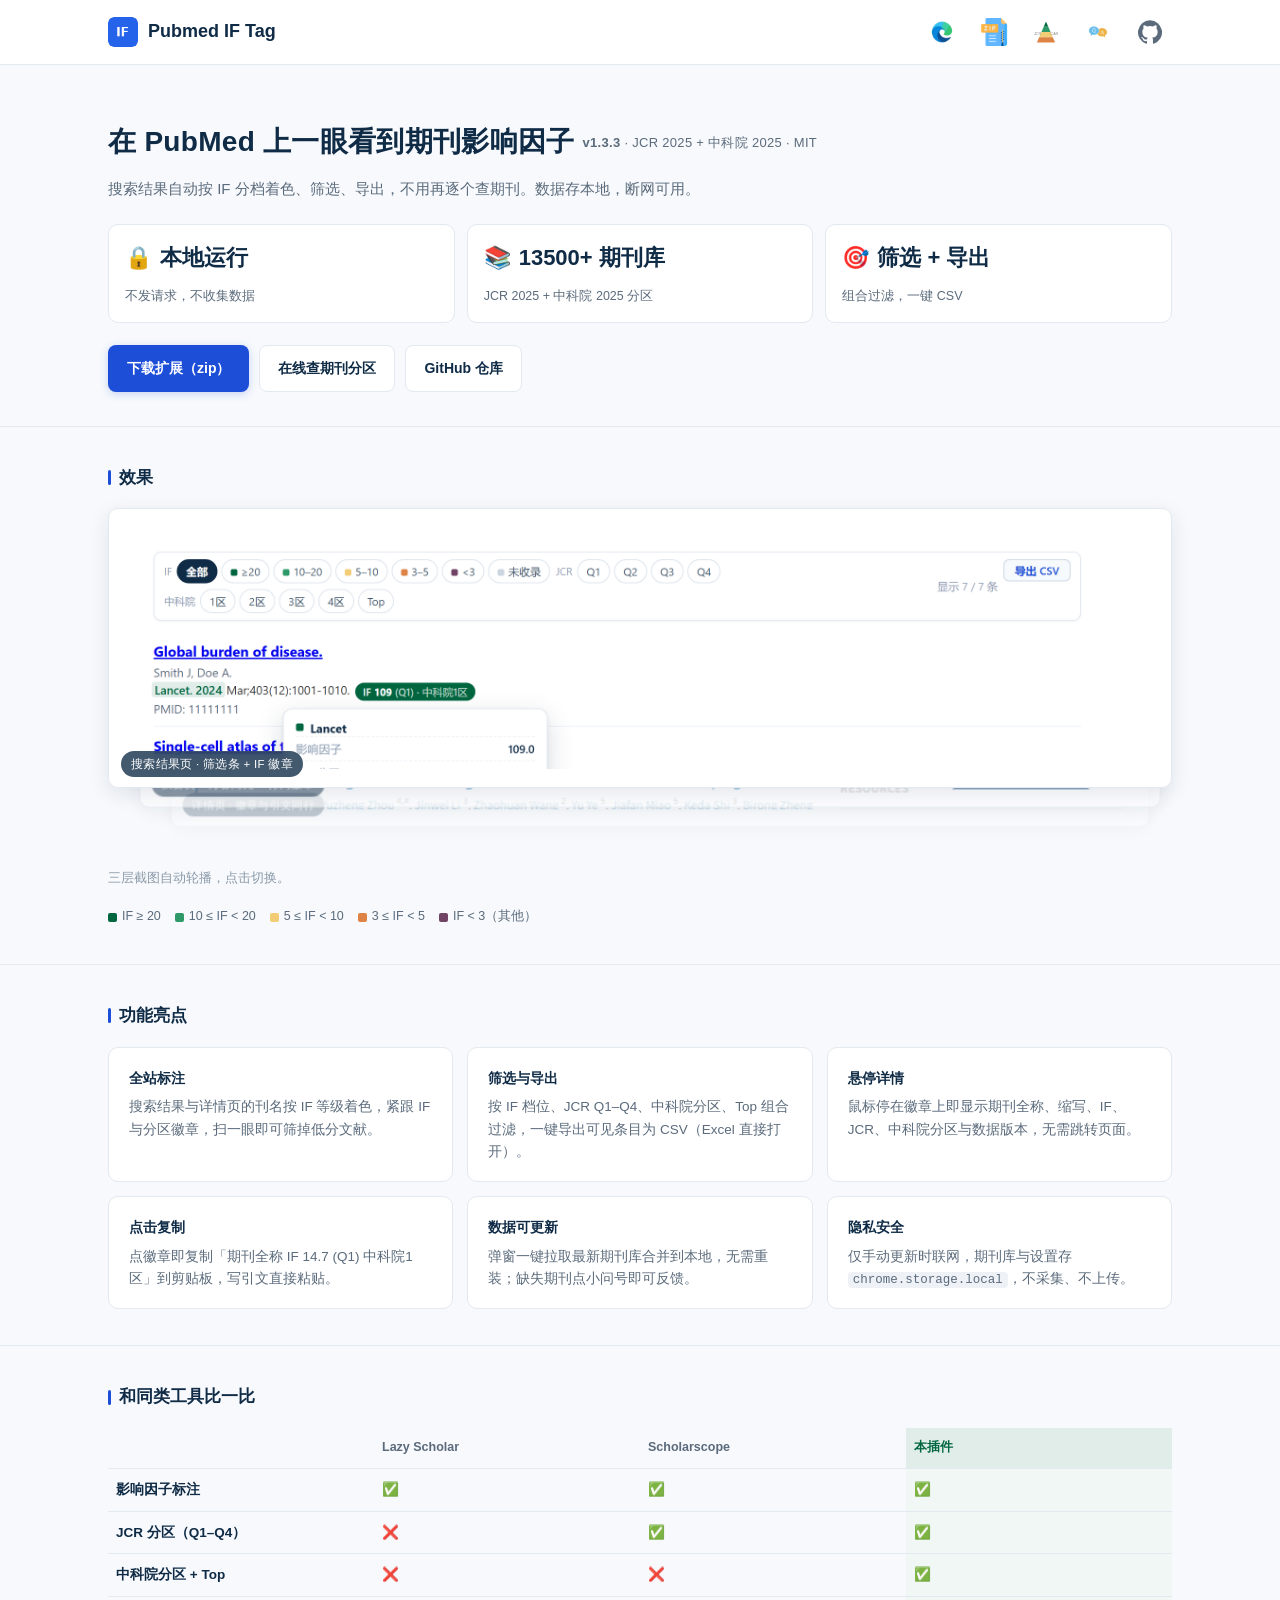
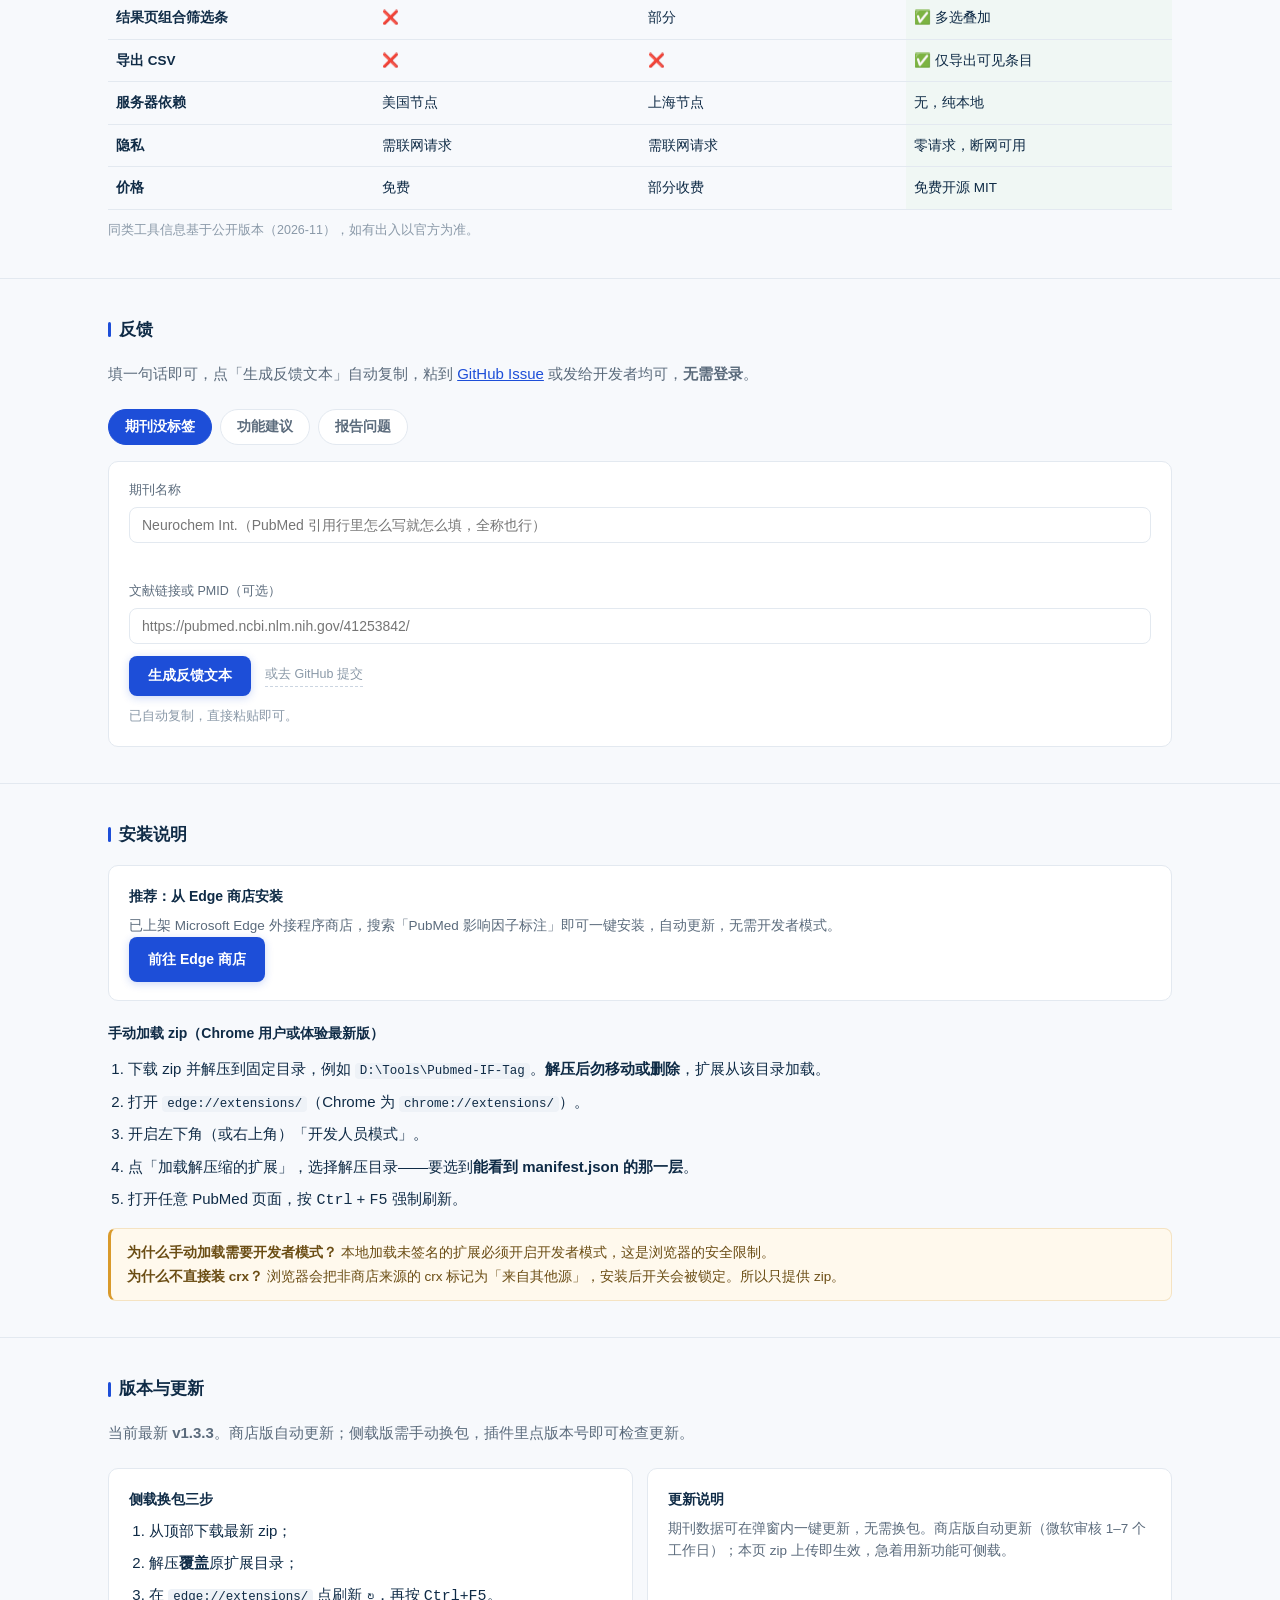
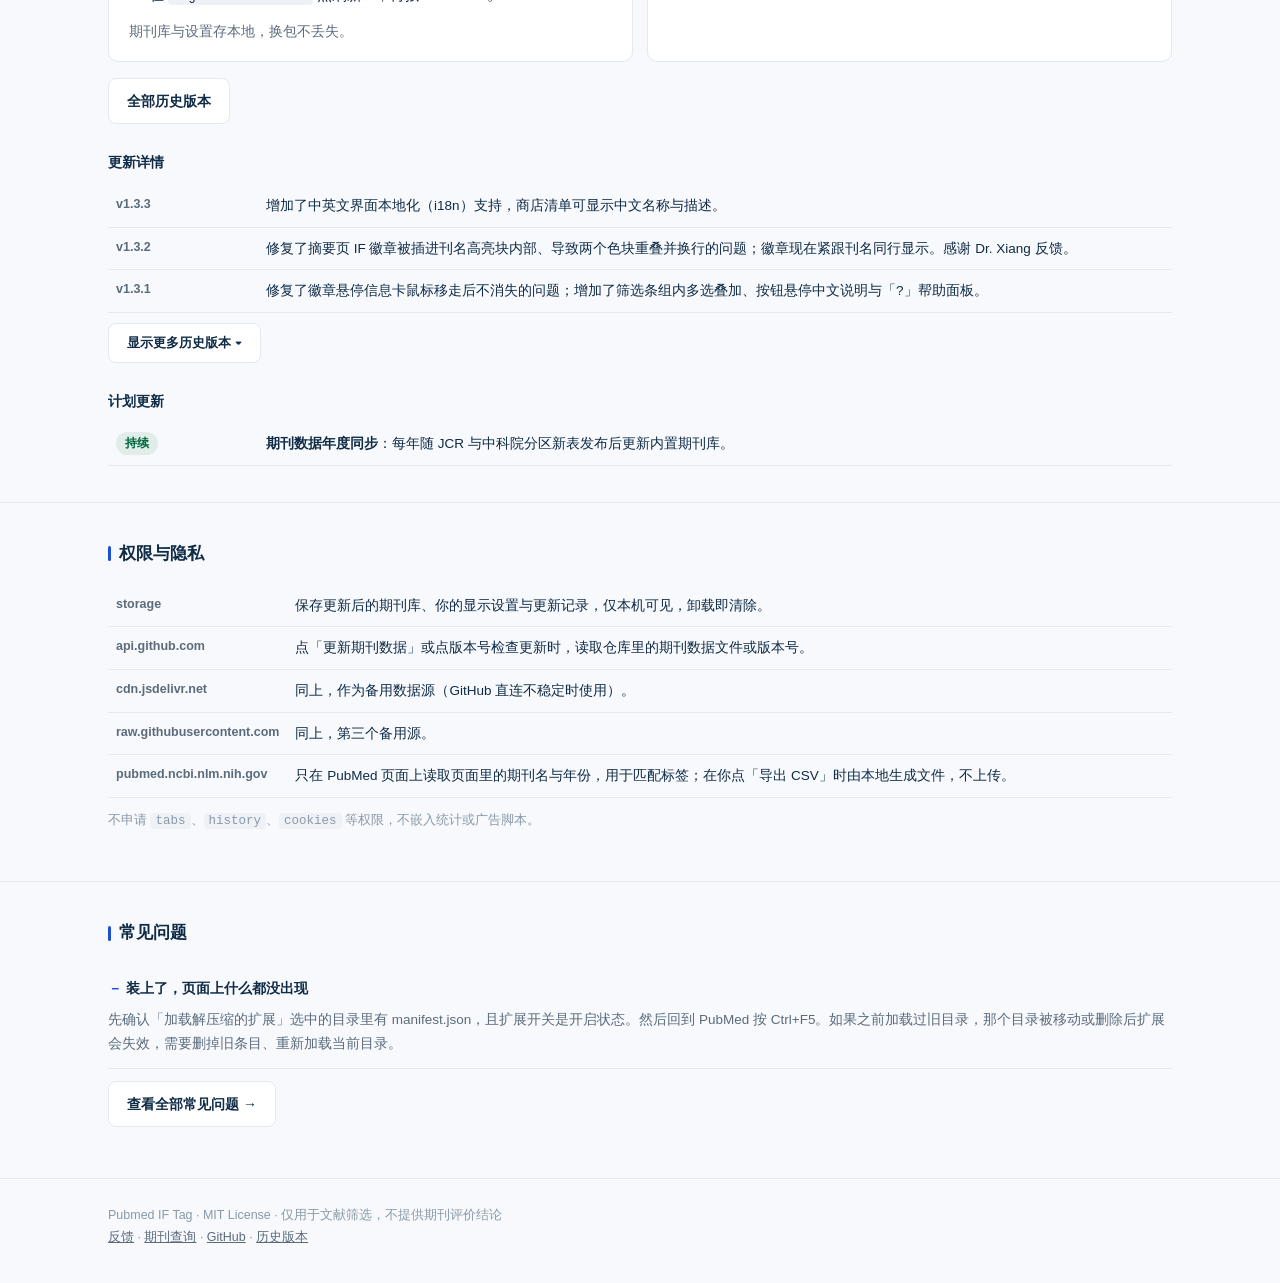
<file: site/index.html>
<!DOCTYPE html>
<html lang="zh-CN">
<head>
<meta charset="UTF-8">
<meta name="viewport" content="width=device-width, initial-scale=1">
<title>Pubmed IF Tag — PubMed 影响因子与 JCR 分区标注</title>
<meta name="description" content="Pubmed IF Tag 是 ScholarScope 的免费替代：在 PubMed 搜索结果和文章详情页自动标注期刊影响因子（IF）、JCR 分区与中科院分区，内置 13575 本期刊（JCR 2025 + 中科院分区表 2025），支持结果页筛选与 CSV 导出，数据存本地不上传。">
<link rel="canonical" href="https://pubmed-if-tag.pages.dev/">
<link rel="icon" href="./favicon.svg" type="image/svg+xml">
<meta name="theme-color" content="#00663F">

<meta property="og:type" content="website">
<meta property="og:site_name" content="Pubmed IF Tag">
<meta property="og:title" content="Pubmed IF Tag — PubMed 影响因子与 JCR 分区标注">
<meta property="og:description" content="在 PubMed 结果页自动标注 IF、JCR 与中科院分区，支持按分区筛选、一键导出 CSV、悬停查看期刊详情。内置 13575 本期刊，全部本地运行。">
<meta property="og:url" content="https://pubmed-if-tag.pages.dev/">
<meta property="og:image" content="https://pubmed-if-tag.pages.dev/img/effect-search.png">
<meta name="twitter:card" content="summary_large_image">
<meta name="twitter:title" content="Pubmed IF Tag — PubMed 影响因子与 JCR 分区标注">
<meta name="twitter:description" content="PubMed 结果页自动标注 IF、JCR 与中科院分区，支持筛选与 CSV 导出，内置 13575 本期刊，本地运行不上传。">
<meta name="twitter:image" content="https://pubmed-if-tag.pages.dev/img/effect-search.png">

<script type="application/ld+json">
{
  "@context": "https://schema.org",
  "@type": "SoftwareApplication",
  "name": "Pubmed IF Tag",
  "applicationCategory": "BrowserApplication",
  "operatingSystem": "Chrome, Edge",
  "url": "https://pubmed-if-tag.pages.dev/",
  "downloadUrl": "https://pubmed-if-tag.pages.dev/version.json",
  "description": "在 PubMed 搜索结果和文章详情页自动标注期刊影响因子、JCR 分区与中科院分区，支持结果页筛选与 CSV 导出。",
  "offers": { "@type": "Offer", "price": "0", "priceCurrency": "CNY" },
  "license": "https://opensource.org/licenses/MIT",
  "isAccessibleForFree": true
}
</script>

<style>
  :root{
    --ink:#0f2b46; --sub:#5b6b7c; --line:#e3e9f0; --bg:#f7f9fc; --card:#ffffff;
    --brand:#1d4ed8; --brand-soft:#eff4ff;
    --if20:#00663F; --if20bg:#E0EDE8; --if20ink:#00663F; --if20fg:#FFFFFF;
    --if10:#2E9968; --if10bg:#E6F3ED; --if10ink:#278258; --if10fg:#FFFFFF;
    --if5:#F2CD76;  --if5bg:#FDF9EF;  --if5ink:#857141;  --if5fg:#241C14;
    --if3:#DD8344;  --if3bg:#FBF0E9;  --if3ink:#9B5C30;  --if3fg:#241C14;
    --if0:#704264;  --if0bg:#EEE8EC;  --if0ink:#704264;  --if0fg:#FFFFFF;
  }
  *{box-sizing:border-box}
  body{
    margin:0; background:var(--bg); color:var(--ink);
    font-family:-apple-system,BlinkMacSystemFont,"Segoe UI","Microsoft YaHei","PingFang SC",Roboto,sans-serif;
    line-height:1.75; font-size:15px;
  }
  .wrap{max-width:1120px;margin:0 auto;padding:0 28px}
  header{padding:52px 0 34px;border-bottom:1px solid var(--line)}
  h1{font-size:28px;margin:0 0 10px;letter-spacing:.3px}
  .lead{color:var(--sub);font-size:15px;margin:0 0 22px;max-width:820px}
  .btns{display:flex;gap:10px;flex-wrap:wrap}
  .btn{
    display:inline-flex;align-items:center;gap:6px;padding:10px 18px;border-radius:8px;
    font-size:14px;font-weight:600;text-decoration:none;transition:.15s;border:1px solid transparent;
    font-family:inherit;cursor:pointer;
  }
  .btn-primary{background:var(--brand);color:#fff;box-shadow:0 2px 8px rgba(29,78,216,.22)}
  .btn-primary:hover{background:#1740b8}
  .btn-ghost{background:#fff;color:var(--ink);border:1px solid var(--line)}
  .btn-ghost:hover{border-color:#b9c6d6}
  .meta{margin-top:14px;font-size:12.5px;color:#8a99a8}
  .pill{
    display:inline-block;padding:1px 9px;border-radius:999px;
    background:#E0EDE8;color:var(--if20ink);font-size:12px;font-weight:600;
  }
  section{padding:36px 0;border-bottom:1px solid var(--line);scroll-margin-top:60px}
  h2{font-size:17px;margin:0 0 16px;display:flex;align-items:center;gap:8px}
  h2::before{content:"";width:3px;height:15px;background:var(--brand);border-radius:2px}

  /* 顶部导航栏 */
  .topbar{
    position:sticky;top:0;z-index:50;background:rgba(255,255,255,.92);backdrop-filter:blur(8px);
    border-bottom:1px solid var(--line);
  }
  .topbar .wrap{display:flex;align-items:center;justify-content:space-between;height:64px}
  .topbar .brand{display:flex;align-items:center;gap:10px;font-weight:700;font-size:18px;color:var(--ink);text-decoration:none}
  .topbar .brand img{width:30px;height:30px;border-radius:6px}
  .topbar .nav{display:flex;align-items:center;gap:8px}
  .topbar .nav a{display:inline-flex;align-items:center;justify-content:center;width:44px;height:44px;border-radius:10px;color:var(--sub);text-decoration:none;transition:background .15s}
  .topbar .nav a:hover{background:var(--line);color:var(--ink)}
  .topbar .nav a svg{width:26px;height:26px}
  .topbar .nav a img{width:28px;height:28px;border-radius:4px;object-fit:contain}
  .topbar .nav a.brand-icon svg{fill:currentColor;stroke:none;width:24px;height:24px}

  /* Hero 卖点 */
  .sellpoints{display:grid;grid-template-columns:repeat(3,1fr);gap:12px;margin:20px 0 22px}
  .sellpoints .sp{background:#fff;border:1px solid var(--line);border-radius:10px;padding:14px 16px;text-align:left}
  .sellpoints .sp .head{display:flex;align-items:center;gap:8px;margin-bottom:4px}
  .sellpoints .sp .ico{font-size:22px}
  .sellpoints .sp b{font-size:22px}
  .sellpoints .sp span{font-size:12.5px;color:var(--sub);line-height:1.5}
  @media(max-width:640px){.sellpoints{grid-template-columns:1fr}}
  .grid{display:grid;grid-template-columns:repeat(auto-fit,minmax(300px,1fr));gap:14px}
  .card{background:var(--card);border:1px solid var(--line);border-radius:10px;padding:18px 20px}
  .card h3{font-size:14px;margin:0 0 6px;font-weight:600}
  .card p{margin:0;font-size:13.5px;color:var(--sub);line-height:1.65}
  .demo-line{margin:10px 0;white-space:nowrap}
  .hl{padding:1px 4px;border-radius:3px;font-weight:700}
  .badge{display:inline-block;padding:1px 7px;border-radius:999px;font-size:11.5px;font-weight:700;margin-left:6px;vertical-align:1px}
  .badge.lv20{color:var(--if20fg);background:var(--if20)}
  .badge.lv10{color:var(--if10fg);background:var(--if10)}
  .badge.lv5{color:var(--if5fg);background:var(--if5)}
  .badge.lv3{color:var(--if3fg);background:var(--if3)}
  .badge.lv0{color:var(--if0fg);background:var(--if0)}
  .lv20{color:var(--if20ink);background:var(--if20bg)}
  .lv10{color:var(--if10ink);background:var(--if10bg)}
  .lv5{color:var(--if5ink);background:var(--if5bg)}
  .lv3{color:var(--if3ink);background:var(--if3bg)}
  .lv0{color:var(--if0ink);background:var(--if0bg)}
  .legend{display:flex;gap:14px;flex-wrap:wrap;margin-top:16px;font-size:12.5px;color:var(--sub)}
  .legend span{display:inline-flex;align-items:center;gap:5px}
  .dot{width:9px;height:9px;border-radius:2px;display:inline-block}
  /* 效果截图 —— 三层堆叠，下层露出边缘，自动翻页 */
  .deck{position:relative;width:100%;margin:0 0 50px;height:310px;cursor:pointer}
  .deck .card{
    position:absolute;left:0;right:0;top:0;background:#fff;border:1px solid var(--line);border-radius:10px;overflow:hidden;
    box-shadow:0 6px 20px rgba(15,43,70,.10);
    transition:transform .9s cubic-bezier(.25,.8,.3,1), opacity .9s;
    height:280px;
  }
  .deck .card img{display:block;width:100%;height:100%;object-fit:cover;object-position:top left}
  /* 静态堆叠：三张都往下偏移，形成层叠感 */
  .deck .card:nth-child(1){transform:translate(0,0);z-index:3;opacity:1}
  .deck .card:nth-child(2){transform:translate(10px,25px) scale(.96);z-index:2;opacity:.6}
  .deck .card:nth-child(3){transform:translate(20px,50px) scale(.92);z-index:1;opacity:.3}
  /* 翻页动画：当前顶牌向上滑出，露出下面那张 */
  .deck.advancing .card:nth-child(1){transform:translateY(-100%) scale(.96);opacity:0}
  .deck .tag{
    position:absolute;left:12px;bottom:10px;background:rgba(15,43,70,.78);color:#fff;font-size:11.5px;
    padding:3px 10px;border-radius:20px;letter-spacing:.3px;backdrop-filter:blur(4px);
  }
  @media(max-width:640px){.deck{height:200px}.deck .card{height:185px}}
  .figcap{font-size:12.5px;color:#8a99a8;margin:10px 0 0}
  ol,ul{margin:0;padding-left:20px}
  li{margin:6px 0}
  code{background:#eef2f7;padding:1px 5px;border-radius:4px;font-size:12.5px;font-family:ui-monospace,Consolas,monospace}
  .warn{background:#fff9ed;border:1px solid #f5e3c2;border-left:3px solid #d99a2b;border-radius:8px;padding:12px 16px;font-size:13.5px;color:#6b4d14;margin-top:14px}
  table{width:100%;border-collapse:collapse;font-size:13.5px}
  th,td{text-align:left;padding:9px 8px;border-bottom:1px solid var(--line);vertical-align:top}
  .cmp th:first-child,.cmp td:first-child{font-weight:600}
  .cmp .us{background:#f0f7f4}
  .cmp .us-col{background:#E0EDE8;font-weight:700;color:var(--if20ink)}
  th{color:var(--sub);font-weight:600;font-size:12.5px;width:150px}
  details{border-bottom:1px solid var(--line);padding:12px 0}
  details:last-child{border-bottom:none}
  summary{cursor:pointer;font-size:14px;font-weight:600;list-style:none}
  summary::-webkit-details-marker{display:none}
  summary::before{content:"＋ ";color:var(--brand);font-weight:700}
  details[open] summary::before{content:"－ "}
  details p{margin:8px 0 0;color:var(--sub);font-size:13.5px}
  footer{padding:26px 0 40px;font-size:12.5px;color:#8a99a8}
  footer a{color:var(--sub)}
  a{color:var(--brand)}
  /* 反馈区 */
  .tabs{display:flex;gap:8px;flex-wrap:wrap;margin-bottom:16px}
  .tab{
    font-family:inherit;font-size:13.5px;font-weight:600;cursor:pointer;
    padding:8px 16px;border-radius:999px;border:1px solid var(--line);
    background:#fff;color:var(--sub);transition:.15s;
  }
  .tab:hover{border-color:#b9c6d6;color:var(--ink)}
  .tab.active{background:var(--brand);border-color:var(--brand);color:#fff}
  .panel{display:none;background:var(--card);border:1px solid var(--line);border-radius:10px;padding:18px 20px}
  .panel.active{display:block}
  .panel label{display:block;font-size:12.5px;color:var(--sub);margin:0 0 5px}
  .panel input,.panel textarea{
    width:100%;font-family:inherit;font-size:14px;color:var(--ink);
    border:1px solid var(--line);border-radius:8px;padding:9px 12px;margin-bottom:12px;
    background:#fff;
  }
  .panel input:focus,.panel textarea:focus{outline:none;border-color:var(--brand);box-shadow:0 0 0 3px var(--brand-soft)}
  .panel textarea{resize:vertical;line-height:1.6}
  .panel .hint{font-size:12.5px;color:#8a99a8;margin:10px 0 0}
  .panel .row2{display:grid;grid-template-columns:1fr 1fr;gap:12px}
  .actions{display:flex;align-items:center;gap:14px;flex-wrap:wrap}
  .minor{font-size:12.5px;color:#8a99a8;text-decoration:none;border-bottom:1px dashed #cbd5e1}
  .minor:hover{color:var(--brand);border-color:var(--brand)}
  .out{
    background:#f7f9fc;border:1px dashed #cfd9e5;border-radius:8px;
    font-family:ui-monospace,Consolas,monospace;font-size:12.5px;color:#41556b;
    margin-top:12px;display:none;
  }
  .out.show{display:block}
  .lookup{margin:-4px 0 12px;font-size:12.5px;min-height:18px}
  .lookup.ok{color:#278258}
  .lookup.no{color:#9B5C30}
  .lookup.wait{color:#8a99a8}
  .toast{
    position:fixed;left:50%;bottom:32px;transform:translateX(-50%) translateY(12px);
    background:#0f2b46;color:#fff;font-size:13px;padding:9px 18px;border-radius:999px;
    opacity:0;transition:.18s;pointer-events:none;z-index:99;
  }
  .toast.show{opacity:1;transform:translateX(-50%) translateY(0)}

  /* 窄屏：单列按钮、表格改块状 */
  @media (max-width:760px){
    .wrap{padding:0 16px}
    header{padding:30px 0 24px}
    h1{font-size:22px}
    .lead{font-size:14px}
    .btns .btn{flex:1 1 100%;justify-content:center}
    section{padding:26px 0}
    h2{font-size:16px}
    .grid{grid-template-columns:1fr}
    .panel .row2{grid-template-columns:1fr}
    table th{width:auto;display:block;border-bottom:none;padding-bottom:0}
    table td{display:block;padding-top:2px;padding-bottom:12px}
    .legend{gap:10px}
    .actions .btn{flex:1 1 100%;justify-content:center}
  }
</style>
</head>
<body>

<nav class="topbar">
  <div class="wrap">
    <a class="brand" href="#"><img src="./icons/icon48.png" alt="logo"> Pubmed IF Tag</a>
    <div class="nav">
      <a href="https://microsoftedge.microsoft.com/addons/detail/0rdck9bnlbp" target="_blank" rel="noopener" title="Edge 商店安装" aria-label="Edge 商店安装">
        <img src="./icons/edge-logo.png" alt="Edge 商店">
      </a>
      <a data-dl data-dl-static href="./download/Pubmed-IF-Tag-v1.3.3.zip" title="下载扩展 (zip)" aria-label="下载扩展">
        <img src="./icons/zip.png" alt="下载 zip">
      </a>
      <a href="./search.html" title="在线查期刊分区" aria-label="在线查期刊分区">
        <svg viewBox="0 0 40 40" xmlns="http://www.w3.org/2000/svg">
          <polygon points="20,4 16.5,12 23.5,12" fill="#00663F"/>
          <polygon points="16.5,12 23.5,12 27,20 13,20" fill="#2E9968"/>
          <polygon points="13,20 27,20 30.5,28 9.5,28" fill="#F2CD76"/>
          <polygon points="9.5,28 30.5,28 34,36 6,36" fill="#DD8344"/>
          <text x="1" y="24" font-size="6" fill="#888" font-family="sans-serif">JCR</text>
          <text x="39" y="24" font-size="6" fill="#888" font-family="sans-serif" text-anchor="end">CAS</text>
        </svg>
      </a>
      <a href="#faq" title="常见问题" aria-label="常见问题">
        <img src="./icons/faq.png" alt="常见问题">
      </a>
      <a href="https://github.com/lovest117/pubmed-if-tag" target="_blank" rel="noopener" title="GitHub 仓库" aria-label="GitHub 仓库" class="brand-icon">
        <svg viewBox="0 0 24 24"><path d="M12 .3a12 12 0 00-3.79 23.39c.6.11.82-.26.82-.58v-2.03c-3.34.73-4.04-1.61-4.04-1.61-.55-1.39-1.33-1.76-1.33-1.76-1.08-.74.08-.73.08-.73 1.2.08 1.84 1.24 1.84 1.24 1.07 1.83 2.81 1.3 3.5 1 .1-.78.42-1.31.76-1.61-2.66-.3-5.47-1.33-5.47-5.93 0-1.31.47-2.38 1.24-3.22-.13-.3-.54-1.52.11-3.18 0 0 1-.32 3.3 1.23a11.5 11.5 0 016 0c2.28-1.55 3.28-1.23 3.28-1.23.65 1.66.24 2.88.12 3.18.77.84 1.23 1.9 1.23 3.22 0 4.61-2.8 5.63-5.48 5.92.43.37.81 1.1.81 2.22v3.29c0 .32.22.7.83.58A12 12 0 0012 .3z"/></svg>
      </a>
    </div>
  </div>
</nav>

<header>
  <div class="wrap">
    <h1>在 PubMed 上一眼看到期刊影响因子 <span style="font-size:13px;font-weight:400;color:var(--sub);vertical-align:middle"><b data-ver data-ver-static>v1.3.3</b> · JCR 2025 + 中科院 2025 · MIT</span></h1>
    <p class="lead">搜索结果自动按 IF 分档着色、筛选、导出，不用再逐个查期刊。数据存本地，断网可用。</p>
    <div class="sellpoints">
      <div class="sp"><div class="head"><div class="ico">🔒</div><b>本地运行</b></div><span>不发请求，不收集数据</span></div>
      <div class="sp"><div class="head"><div class="ico">📚</div><b>13500+ 期刊库</b></div><span>JCR 2025 + 中科院 2025 分区</span></div>
      <div class="sp"><div class="head"><div class="ico">🎯</div><b>筛选 + 导出</b></div><span>组合过滤，一键 CSV</span></div>
    </div>
    <div class="btns">
      <a class="btn btn-primary" data-dl data-dl-static href="./download/Pubmed-IF-Tag-v1.3.3.zip">下载扩展（zip）</a>
      <a class="btn btn-ghost" href="./search.html">在线查期刊分区</a>
      <a class="btn btn-ghost" href="https://github.com/lovest117/pubmed-if-tag">GitHub 仓库</a>
    </div>
  </div>
</header>

<section>
  <div class="wrap">
    <h2>效果</h2>
    <div class="deck" id="deck">
      <div class="card"><img src="./img/effect-search.png" alt="PubMed 搜索结果页：筛选条与 IF 徽章" loading="eager"><span class="tag">搜索结果页 · 筛选条 + IF 徽章</span></div>
      <div class="card"><img src="./img/effect-abstract.png" alt="PubMed 摘要页：刊名高亮 + IF 徽章行内显示" loading="lazy"><span class="tag">摘要页 · 刊名高亮 + 行内徽章</span></div>
      <div class="card"><img src="./img/effect-detail.png" alt="文章详情页：Nat Commun 行内徽章" loading="lazy"><span class="tag">详情页 · 徽章与引文同行</span></div>
    </div>
    <p class="figcap">三层截图自动轮播，点击切换。</p>
    <div class="legend">
      <span><i class="dot" style="background:#00663F"></i>IF ≥ 20</span>
      <span><i class="dot" style="background:#2E9968"></i>10 ≤ IF &lt; 20</span>
      <span><i class="dot" style="background:#F2CD76"></i>5 ≤ IF &lt; 10</span>
      <span><i class="dot" style="background:#DD8344"></i>3 ≤ IF &lt; 5</span>
      <span><i class="dot" style="background:#704264"></i>IF &lt; 3（其他）</span>
    </div>
  </div>
</section>

<section>
  <div class="wrap">
    <h2>功能亮点</h2>
    <div class="grid">
      <div class="card">
        <h3>全站标注</h3>
        <p>搜索结果与详情页的刊名按 IF 等级着色，紧跟 IF 与分区徽章，扫一眼即可筛掉低分文献。</p>
      </div>
      <div class="card">
        <h3>筛选与导出</h3>
        <p>按 IF 档位、JCR Q1–Q4、中科院分区、Top 组合过滤，一键导出可见条目为 CSV（Excel 直接打开）。</p>
      </div>
      <div class="card">
        <h3>悬停详情</h3>
        <p>鼠标停在徽章上即显示期刊全称、缩写、IF、JCR、中科院分区与数据版本，无需跳转页面。</p>
      </div>
      <div class="card">
        <h3>点击复制</h3>
        <p>点徽章即复制「期刊全称 IF 14.7 (Q1) 中科院1区」到剪贴板，写引文直接粘贴。</p>
      </div>
      <div class="card">
        <h3>数据可更新</h3>
        <p>弹窗一键拉取最新期刊库合并到本地，无需重装；缺失期刊点小问号即可反馈。</p>
      </div>
      <div class="card">
        <h3>隐私安全</h3>
        <p>仅手动更新时联网，期刊库与设置存 <code>chrome.storage.local</code>，不采集、不上传。</p>
      </div>
    </div>
  </div>
</section>

<section>
  <div class="wrap">
    <h2>和同类工具比一比</h2>
    <table class="cmp">
      <tr>
        <th></th>
        <th>Lazy Scholar</th>
        <th>Scholarscope</th>
        <th class="us-col">本插件</th>
      </tr>
      <tr><td>影响因子标注</td><td>✅</td><td>✅</td><td class="us">✅</td></tr>
      <tr><td>JCR 分区（Q1–Q4）</td><td>❌</td><td>✅</td><td class="us">✅</td></tr>
      <tr><td>中科院分区 + Top</td><td>❌</td><td>❌</td><td class="us">✅</td></tr>
      <tr><td>结果页组合筛选条</td><td>❌</td><td>部分</td><td class="us">✅ 多选叠加</td></tr>
      <tr><td>导出 CSV</td><td>❌</td><td>❌</td><td class="us">✅ 仅导出可见条目</td></tr>
      <tr><td>服务器依赖</td><td>美国节点</td><td>上海节点</td><td class="us">无，纯本地</td></tr>
      <tr><td>隐私</td><td>需联网请求</td><td>需联网请求</td><td class="us">零请求，断网可用</td></tr>
      <tr><td>价格</td><td>免费</td><td>部分收费</td><td class="us">免费开源 MIT</td></tr>
    </table>
    <p class="figcap">同类工具信息基于公开版本（2026-11），如有出入以官方为准。</p>
  </div>
</section>

<section id="feedback">
  <div class="wrap">
    <h2>反馈</h2>
    <p class="lead">
      填一句话即可，点「生成反馈文本」自动复制，粘到
      <a href="https://github.com/lovest117/pubmed-if-tag/issues/new/choose">GitHub Issue</a>
      或发给开发者均可，<b>无需登录</b>。
    </p>

    <div class="tabs">
      <button class="tab active" data-tab="journal">期刊没标签</button>
      <button class="tab" data-tab="idea">功能建议</button>
      <button class="tab" data-tab="bug">报告问题</button>
    </div>

    <div class="panel active" id="panel-journal">
      <label for="journalName">期刊名称</label>
      <input id="journalName" placeholder="Neurochem Int.（PubMed 引用行里怎么写就怎么填，全称也行）" autocomplete="off">
      <div id="journalLookup" class="lookup"></div>
      <label for="journalLink">文献链接或 PMID（可选）</label>
      <input id="journalLink" placeholder="https://pubmed.ncbi.nlm.nih.gov/41253842/" autocomplete="off">
      <div class="actions">
        <button class="btn btn-primary" id="genJournal">生成反馈文本</button>
        <a class="minor" id="issueJournal" href="https://github.com/lovest117/pubmed-if-tag/issues/new/choose" target="_blank" rel="noopener">或去 GitHub 提交</a>
      </div>
      <textarea id="outJournal" class="out" rows="8" readonly></textarea>
      <p class="hint">已自动复制，直接粘贴即可。</p>
    </div>

    <div class="panel" id="panel-idea">
      <label for="ideaText">你的想法</label>
      <textarea id="ideaText" rows="4" placeholder="希望标签里带五年影响因子，或者能按中科院分区一键排除"></textarea>
      <div class="actions">
        <button class="btn btn-primary" id="genIdea">生成反馈文本</button>
        <a class="minor" id="issueIdea" href="https://github.com/lovest117/pubmed-if-tag/issues/new/choose" target="_blank" rel="noopener">或去 GitHub 提交</a>
      </div>
      <textarea id="outIdea" class="out" rows="7" readonly></textarea>
    </div>

    <div class="panel" id="panel-bug">
      <label for="bugText">发生了什么</label>
      <textarea id="bugText" rows="4" placeholder="Neuron. 2023 后面没有 IF 标签，刷新几次也一样"></textarea>
      <div class="row2">
        <div>
          <label for="bugPage">页面链接（可选）</label>
          <input id="bugPage" placeholder="https://pubmed.ncbi.nlm.nih.gov/37167965/" autocomplete="off">
        </div>
        <div>
          <label for="bugVer">插件版本（可选）</label>
          <input id="bugVer" placeholder="v1.3.3" autocomplete="off">
        </div>
      </div>
      <div class="actions">
        <button class="btn btn-primary" id="genBug">生成反馈文本</button>
        <a class="minor" id="issueBug" href="https://github.com/lovest117/pubmed-if-tag/issues/new/choose" target="_blank" rel="noopener">或去 GitHub 提交</a>
      </div>
      <textarea id="outBug" class="out" rows="8" readonly></textarea>
      <p class="hint">截图请在 GitHub Issue 中直接拖入。</p>
    </div>
  </div>
</section>

<section>
  <div class="wrap">
    <h2>安装说明</h2>
    <div class="card" style="margin-bottom:16px">
      <h3>推荐：从 Edge 商店安装</h3>
      <p>已上架 Microsoft Edge 外接程序商店，搜索「PubMed 影响因子标注」即可一键安装，自动更新，无需开发者模式。</p>
      <p><a class="btn btn-primary" href="https://microsoftedge.microsoft.com/addons/detail/0rdck9bnlbp" target="_blank" rel="noopener">前往 Edge 商店</a></p>
    </div>
    <h3 style="font-size:14px;font-weight:600;margin:20px 0 10px">手动加载 zip（Chrome 用户或体验最新版）</h3>
    <ol>
      <li>下载 zip 并解压到固定目录，例如 <code>D:\Tools\Pubmed-IF-Tag</code>。<b>解压后勿移动或删除</b>，扩展从该目录加载。</li>
      <li>打开 <code>edge://extensions/</code>（Chrome 为 <code>chrome://extensions/</code>）。</li>
      <li>开启左下角（或右上角）「开发人员模式」。</li>
      <li>点「加载解压缩的扩展」，选择解压目录——要选到<b>能看到 manifest.json 的那一层</b>。</li>
      <li>打开任意 PubMed 页面，按 <kbd>Ctrl</kbd> + <kbd>F5</kbd> 强制刷新。</li>
    </ol>
    <div class="warn">
      <b>为什么手动加载需要开发者模式？</b> 本地加载未签名的扩展必须开启开发者模式，这是浏览器的安全限制。<br>
      <b>为什么不直接装 crx？</b> 浏览器会把非商店来源的 crx 标记为「来自其他源」，安装后开关会被锁定。所以只提供 zip。
    </div>
  </div>
</section>

<section id="update">
  <div class="wrap">
    <h2>版本与更新</h2>
    <p class="lead">
      当前最新 <b data-ver data-ver-static>v1.3.3</b>。商店版自动更新；侧载版需手动换包，插件里点版本号即可检查更新。
    </p>
    <div class="grid">
      <div class="card">
        <h3>侧载换包三步</h3>
        <ol>
          <li>从顶部下载最新 zip；</li>
          <li>解压<b>覆盖</b>原扩展目录；</li>
          <li>在 <code>edge://extensions/</code> 点刷新 ↻，再按 <kbd>Ctrl</kbd>+<kbd>F5</kbd>。</li>
        </ol>
        <p class="meta" style="margin-top:10px">期刊库与设置存本地，换包不丢失。</p>
      </div>
      <div class="card">
        <h3>更新说明</h3>
        <p>期刊数据可在弹窗内一键更新，无需换包。商店版自动更新（微软审核 1–7 个工作日）；本页 zip 上传即生效，急着用新功能可侧载。</p>
      </div>
    </div>
    <div class="btns" style="margin-top:16px">
      <a class="btn btn-ghost" href="https://github.com/lovest117/pubmed-if-tag/releases">全部历史版本</a>
    </div>

    <h3 style="font-size:14px;font-weight:600;margin:26px 0 10px">更新详情</h3>
    <table>
      <tbody>
      <tr><th>v1.3.3</th><td>增加了中英文界面本地化（i18n）支持，商店清单可显示中文名称与描述。</td></tr>
      <tr><th>v1.3.2</th><td>修复了摘要页 IF 徽章被插进刊名高亮块内部、导致两个色块重叠并换行的问题；徽章现在紧跟刊名同行显示。感谢 Dr. Xiang 反馈。</td></tr>
      <tr><th>v1.3.1</th><td>修复了徽章悬停信息卡鼠标移走后不消失的问题；增加了筛选条组内多选叠加、按钮悬停中文说明与「?」帮助面板。</td></tr>
      </tbody>
      <tbody class="old-releases" hidden>
      <tr><th>v1.3.0</th><td>结果页新增<b>常驻筛选条</b>：按 IF 档位（≥20 / 10–20 / 5–10 / 3–5 / &lt;3 / 未收录）、JCR Q1–Q4、中科院 1–4 区与 Top 组合过滤，只显示你要的条目，右侧实时显示「显示 X / Y 条」。<br>新增<b>导出 CSV</b>：只导出当前筛选后可见的条目，含期刊、年份、IF、JCR 分区、中科院分区、Top、标题、PMID 与链接，UTF-8 BOM 编码，Excel 直接打开不乱码。<br>新增<b>徽章悬停信息卡</b>：鼠标停在徽章上展开期刊全称、缩写、IF、JCR、中科院与数据版本，纯展示不挡点击。<br>筛选条会贴在 PubMed 顶部导航下沿常驻；翻页、换关键词后自动重建并保留你的筛选条件。</td></tr>
      <tr><th>v1.2.1</th><td>新增<a href="./search.html">在线查期刊分区</a>：输入期刊全称、PubMed 缩写或 ISSN，即可查影响因子、JCR 分区、中科院大类分区与 Top，全表也能下载成 CSV/JSON。<br>标签配色改为 <b>3 分门槛</b>：IF 低于 3 分（不含）统一归入「其他」，不再按旧阈值着绿。<br>期刊库修正 3 本可按刊名对上、但分区表 ISSN 字段缺失的刊（Computer Law &amp; Security Review、Intelligent Systems in Accounting Finance &amp; Management、Mutation Research），现 12988 条带中科院分区；新增 <code>scripts/verify-journal-db.py</code>，可把内置库与 JCR 2025 / 分区表 2025 逐条比对（已核为零差异）。<br>性能：结果页与详情页的扫描改到浏览器空闲时段，并跳过插件自己插入的标签节点，不再「标注触发重扫」自己触发自己；期刊库查询改走前缀索引，查不到的刊不再逐条扫全表。<br>修复：点过「更新期刊数据」后再升级插件，旧快照会把新版内置库的 IF / 分区盖回旧值（现在旧快照只补内置库没有的刊）；网络卡住时拉取数据不再无限等待，9 秒超时后自动按备用源重试。</td></tr>
      <tr><th>v1.2.0</th><td>期刊库升级到 JCR 2025（2026-06-17 发布），并新增中科院分区表 2025：内置期刊从 3374 本扩到 13575 本，标签显示为「IF 13.6 (Q1) · 中科院1区」；设置页新增「显示中科院分区」开关，Top 期刊在悬停与复制文本里标出。<br>注意：库格式多了中科院字段，1.1.2 及更早版本点「更新期刊数据」会提示解析失败（本地数据不受影响，不会变少），下载本页安装包升级即可正常使用。</td></tr>
      <tr><th>v1.1.2</th><td>PMC 搜索结果页（/search/）也显示 IF 标签：逐条读取结果列表里 citation-part 的刊名并查表，命中就把「刊名. 年份」高亮、行尾追加 IF/分区徽章；翻页与排序后由页面监听自动重新标注。</td></tr>
      <tr><th>v1.1.1</th><td>修复 PMC 全文页不显示标签：注入范围补上 pmc.ncbi.nlm.nih.gov（含旧路径 www.ncbi.nlm.nih.gov/pmc）；内容脚本新增 PMC 分支——从标题下方引文行里的刊名按钮取缩写查表，命中后高亮刊名并在其后追加 IF/分区徽章；PMC 页上「反馈未收录」的链接改为读页面 meta 里的 PMID。</td></tr>
      <tr><th>v1.1.0</th><td>弹窗版式重排：版本号移到标题右侧，点一下仍可检查新版本；主页入口并入首行 IF 图标；「恢复内置库」升为主位，悬停时在面板内展开作用说明；「反馈与建议」压暗、「打开 GitHub」换成图标，收在下一行右侧；页脚「仅自用」改为版权声明。版本提示文案简化为「新版本 vX.Y.Z」，点一下直接下载安装包。</td></tr>
      <tr><th>v1.0.11</th><td>检查更新改读主页的 version.json，避开 GitHub API 的匿名限流（每小时 60 次，撞上就报「无法检查」）；页脚版本号与「主页」之间补上分隔符，不再黏成「v1.0.10主页」。</td></tr>
      <tr><th>v1.0.10</th><td>弹窗里的「有新版本」改成点一下直接下载新包；下载后原位给出步骤说明入口。Chrome 用户即使 Edge 已上架，也走这条路径更新。</td></tr>
      <tr><th>v1.0.9</th><td>反馈只需填刊名，IF 与分区由系统查 JCR 表自动补；主页反馈合成一个三标签页；新增二级设置页；版本检查改为手动点版本号。</td></tr>
      <tr><th>v1.0.8</th><td>弹窗精简：去掉功能清单与重复统计行，链接分主次两层，更新按钮改名「更新期刊数据」，版本号改为动态读取。</td></tr>
      <tr><th>v1.0.7</th><td>远程更新时校验库条数，挡住 CDN 返回旧缓存导致的「更新后反而变少」。</td></tr>
      </tbody>
    </table>
    <button id="showOld" class="btn btn-ghost" style="margin-top:10px;font-size:13px">显示更多历史版本 ▾</button>

    <h3 style="font-size:14px;font-weight:600;margin:26px 0 10px">计划更新</h3>
    <table>
      <tbody>
      <tr><th><span class="pill">持续</span></th><td><b>期刊数据年度同步</b>：每年随 JCR 与中科院分区新表发布后更新内置期刊库。</td></tr>
      </tbody>
    </table>
  </div>
</section>

<section id="privacy">
  <div class="wrap">
    <h2>权限与隐私</h2>
    <table>
      <tr><th>storage</th><td>保存更新后的期刊库、你的显示设置与更新记录，仅本机可见，卸载即清除。</td></tr>
      <tr><th>api.github.com</th><td>点「更新期刊数据」或点版本号检查更新时，读取仓库里的期刊数据文件或版本号。</td></tr>
      <tr><th>cdn.jsdelivr.net</th><td>同上，作为备用数据源（GitHub 直连不稳定时使用）。</td></tr>
      <tr><th>raw.githubusercontent.com</th><td>同上，第三个备用源。</td></tr>
      <tr><th>pubmed.ncbi.nlm.nih.gov</th><td>只在 PubMed 页面上读取页面里的期刊名与年份，用于匹配标签；在你点「导出 CSV」时由本地生成文件，不上传。</td></tr>
    </table>
    <p class="meta" style="margin-top:12px">
      不申请 <code>tabs</code>、<code>history</code>、<code>cookies</code> 等权限，不嵌入统计或广告脚本。
    </p>
  </div>
</section>

<section id="faq">
  <div class="wrap">
    <h2>常见问题</h2>
    <details open>
      <summary>装上了，页面上什么都没出现</summary>
      <p>先确认「加载解压缩的扩展」选中的目录里有 manifest.json，且扩展开关是开启状态。然后回到 PubMed 按 Ctrl+F5。如果之前加载过旧目录，那个目录被移动或删除后扩展会失效，需要删掉旧条目、重新加载当前目录。</p>
    </details>
    <p style="margin-top:12px"><a class="btn btn-ghost" href="./faq.html">查看全部常见问题 →</a></p>
  </div>
</section>

<footer>
  <div class="wrap">
    Pubmed IF Tag · MIT License · 仅用于文献筛选，不提供期刊评价结论<br>
    <a href="#feedback">反馈</a> ·
    <a href="./search.html">期刊查询</a> ·
    <a href="https://github.com/lovest117/pubmed-if-tag">GitHub</a> ·
    <a href="https://github.com/lovest117/pubmed-if-tag/releases">历史版本</a>
  </div>
</footer>

<div class="toast" id="toast"></div>

<script>
(function () {
  'use strict';

  var REPO = 'lovest117/pubmed-if-tag';
  var FALLBACK_VER = 'v1.3.3';

  /* ---------- 版本号：以 version.json 为准，静态值只是兜底 ---------- */
  function applyVersion(v) {
    if (!v) return;
    var tag = /^v/.test(v.version) ? v.version : ('v' + v.version);
    document.querySelectorAll('[data-ver]').forEach(function (el) { el.textContent = tag; });
    if (v.zip) {
      document.querySelectorAll('[data-dl]').forEach(function (a) {
        a.setAttribute('href', './download/' + v.zip);
      });
    }
    var bugVer = document.getElementById('bugVer');
    if (bugVer) bugVer.placeholder = tag;
  }

  fetch('./version.json', { cache: 'no-store' })
    .then(function (r) { return r.json(); })
    .then(applyVersion)
    .catch(function () { /* 保留静态兜底 */ });

  /* ---------- tab 切换 ---------- */
  var tabs = [].slice.call(document.querySelectorAll('.tab'));
  var panels = [].slice.call(document.querySelectorAll('.panel'));

  function select(name) {
    tabs.forEach(function (t) { t.classList.toggle('active', t.dataset.tab === name); });
    panels.forEach(function (p) { p.classList.toggle('active', p.id === 'panel-' + name); });
  }

  tabs.forEach(function (t) {
    t.addEventListener('click', function () { select(t.dataset.tab); });
  });

  var q = (location.search.match(/tab=([a-z]+)/) || [])[1];
  if (q && document.getElementById('panel-' + q)) select(q);

  /* ---------- 复制到剪贴板 ---------- */
  var toastEl = document.getElementById('toast');
  var toastTimer = null;

  function toast(msg) {
    if (!toastEl) return;
    toastEl.textContent = msg;
    toastEl.classList.add('show');
    clearTimeout(toastTimer);
    toastTimer = setTimeout(function () { toastEl.classList.remove('show'); }, 2200);
  }

  function copyText(text) {
    var done = function () { toast('已复制，粘贴即可'); return true; };
    var fail = function () { toast('浏览器拒绝了自动复制，请手动全选文本框'); return false; };

    if (navigator.clipboard && navigator.clipboard.writeText) {
      return navigator.clipboard.writeText(text).then(done, function () {
        return legacyCopy(text) ? done() : fail();
      });
    }
    return legacyCopy(text) ? done() : fail();
  }

  function legacyCopy(text) {
    try {
      var ta = document.createElement('textarea');
      ta.value = text;
      ta.setAttribute('readonly', '');
      ta.style.cssText = 'position:fixed;top:-1000px;opacity:0';
      document.body.appendChild(ta);
      ta.select();
      var ok = document.execCommand('copy');
      document.body.removeChild(ta);
      return ok;
    } catch (e) { return false; }
  }

  function showOut(el, text) {
    if (!el) return;
    el.value = text;
    el.classList.add('show');
    el.focus();
    el.select();
  }

  function val(id) {
    var el = document.getElementById(id);
    return el ? el.value.trim() : '';
  }

  function flag(el) {
    if (!el) return;
    el.style.borderColor = '#dc2626';
    el.focus();
    setTimeout(function () { el.style.borderColor = ''; }, 2500);
  }

  function issueHref(title, body) {
    return 'https://github.com/' + REPO + '/issues/new?title=' +
      encodeURIComponent(title) + '&body=' + encodeURIComponent(body);
  }

  /* ---------- 期刊库：按需加载 + 本地查询 ---------- */
  var LIB = null;
  var LIB_LOADING = null;

  function norm(s) {
    return String(s || '')
      .toLowerCase()
      .replace(/\./g, '')
      .replace(/\s+/g, ' ')
      .trim();
  }

  function loadLibrary() {
    if (LIB) return Promise.resolve(LIB);
    if (LIB_LOADING) return LIB_LOADING;
    LIB_LOADING = fetch('./data/journals.json')
      .then(function (r) { return r.json(); })
      .then(function (rows) {
        LIB = rows.map(function (r) {
          return {
            key: r[0], abbr: r[1], name: r[2], issn: r[3],
            ifv: +r[4], q: r[5], cn: r[6], top: r[7], cat: r[8] || '',
            nk: norm(r[0]), nn: norm(r[2]), ni: String(r[3] || '').replace(/[^0-9xX]/g, '')
          };
        });
        return LIB;
      })
      .catch(function () { LIB_LOADING = null; return null; });
    return LIB_LOADING;
  }

  function findJournal(raw) {
    if (!LIB) return null;
    var t = norm(raw);
    if (!t) return null;
    var digits = raw.replace(/[^0-9xX]/g, '');

    var exactKey = LIB.find(function (e) { return e.nk === t; });
    if (exactKey) return exactKey;

    if (digits.length >= 4) {
      var byIssn = LIB.find(function (e) { return e.ni && e.ni === digits; });
      if (byIssn) return byIssn;
    }

    var exactName = LIB.find(function (e) { return e.nn === t; });
    if (exactName) return exactName;

    var prefix = LIB.find(function (e) {
      return e.nk.indexOf(t) === 0 || e.nn.indexOf(t) === 0;
    });
    if (prefix) return prefix;

    if (t.length >= 4) {
      var contains = LIB.find(function (e) {
        return e.nk.indexOf(t) !== -1 || e.nn.indexOf(t) !== -1;
      });
      if (contains) return contains;
    }
    return null;
  }

  var lookupEl = document.getElementById('journalLookup');
  var lookupTimer = null;
  var lookupSeq = 0;

  function renderLookup(raw) {
    if (!lookupEl) return;
    var input = document.getElementById('journalName');
    var name = String(raw || '').trim();

    if (!name) {
      lookupEl.textContent = '';
      lookupEl.className = 'lookup';
      return;
    }

    lookupEl.className = 'lookup wait';
    lookupEl.textContent = '正在比对内置库…';

    var seq = ++lookupSeq;
    loadLibrary().then(function (lib) {
      if (seq !== lookupSeq) return;
      if (!lib) {
        lookupEl.className = 'lookup wait';
        lookupEl.textContent = '库文件没取到（可能网络受限），仍然可以提交反馈。';
        return;
      }
      var hit = findJournal(name);
      if (hit) {
        lookupEl.className = 'lookup ok';
        lookupEl.textContent = '✓ 库里已有：' + (hit.name || hit.key) +
          '（IF ' + hit.ifv + (hit.q ? ' · ' + hit.q : '') +
          (hit.cn ? ' · 中科院' + hit.cn + '区' + (hit.top ? ' Top' : '') : '') + '）';
      } else {
        lookupEl.className = 'lookup no';
        lookupEl.textContent = '库里暂无这本刊，提交后会补进来。';
      }
      if (input) input.style.borderColor = '';
    });
  }

  var journalName = document.getElementById('journalName');
  if (journalName) {
    journalName.addEventListener('input', function () {
      clearTimeout(lookupTimer);
      var v = journalName.value;
      lookupTimer = setTimeout(function () { renderLookup(v); }, 320);
    });
    journalName.addEventListener('blur', function () { renderLookup(journalName.value); });
  }

  /* ---------- 三段反馈文本 ---------- */
  function buildJournalText(name, link) {
    var parts = [
      '### 期刊名称',
      name,
      ''
    ];
    if (link) parts.push('### 文献链接', link, '');
    parts.push('### 说明');
    parts.push('PubMed 页面上没有出现 IF 标签，请补录这本期刊。');
    parts.push('（IF 与分区由系统从内置库自动查，无需填写）');
    parts.push('');
    parts.push('### 来源');
    parts.push('Pubmed IF Tag 官网反馈区 · ' + (readVersion() || FALLBACK_VER));
    return parts.join('\n');
  }

  function buildIdeaText(idea) {
    return [
      '### 你的想法',
      idea,
      '',
      '### 来源',
      'Pubmed IF Tag 官网反馈区 · ' + (readVersion() || FALLBACK_VER)
    ].join('\n');
  }

  function buildBugText(what, page, ver) {
    var parts = ['### 发生了什么', what, ''];
    if (page) parts.push('### 相关页面', page, '');
    if (ver) parts.push('### 插件版本', ver, '');
    parts.push('### 来源');
    parts.push('Pubmed IF Tag 官网反馈区');
    return parts.join('\n');
  }

  function readVersion() {
    var el = document.querySelector('[data-ver]');
    return el ? el.textContent.trim() : '';
  }

  var btnJournal = document.getElementById('genJournal');
  if (btnJournal) {
    btnJournal.addEventListener('click', function () {
      var name = val('journalName');
      if (!name) return flag(document.getElementById('journalName'));
      var link = val('journalLink');
      var text = buildJournalText(name, link);
      showOut(document.getElementById('outJournal'), text);
      copyText(text);
      var a = document.getElementById('issueJournal');
      if (a) a.href = issueHref('[期刊未收录] ' + name, text);
    });
  }

  var btnIdea = document.getElementById('genIdea');
  if (btnIdea) {
    btnIdea.addEventListener('click', function () {
      var idea = val('ideaText');
      if (!idea) return flag(document.getElementById('ideaText'));
      var text = buildIdeaText(idea);
      showOut(document.getElementById('outIdea'), text);
      copyText(text);
      var a = document.getElementById('issueIdea');
      if (a) a.href = issueHref('[建议] ' + idea.slice(0, 40), text);
    });
  }

  var btnBug = document.getElementById('genBug');
  if (btnBug) {
    btnBug.addEventListener('click', function () {
      var what = val('bugText');
      if (!what) return flag(document.getElementById('bugText'));
      var text = buildBugText(what, val('bugPage'), val('bugVer') || readVersion());
      showOut(document.getElementById('outBug'), text);
      copyText(text);
      var a = document.getElementById('issueBug');
      if (a) a.href = issueHref('[问题] ' + what.slice(0, 40), text);
    });
  }

  /* 只读文本框：点一下即全选，方便手动复制 */
  [].slice.call(document.querySelectorAll('.out')).forEach(function (el) {
    el.addEventListener('click', function () { el.select(); });
    el.addEventListener('focus', function () { el.select(); });
  });

  /* ---------- 效果截图三层堆叠自动轮播 ---------- */
  (function () {
    var deck = document.getElementById('deck');
    if (!deck) return;
    var cards = deck.querySelectorAll('.card');
    if (cards.length < 2) return;
    var timer, animating = false;
    function next() {
      if (animating) return;
      animating = true;
      deck.classList.add('advancing');
      setTimeout(function () {
        deck.appendChild(deck.querySelector('.card'));  // 顶牌移到底部
        deck.classList.remove('advancing');
        animating = false;
      }, 900);
    }
    function start() { stop(); timer = setInterval(next, 4000); }
    function stop() { if (timer) { clearInterval(timer); timer = null; } }
    deck.addEventListener('click', function () { next(); start(); });
    deck.addEventListener('mouseenter', stop);
    deck.addEventListener('mouseleave', start);
    start();
  })();

  /* 更新详情：折叠旧版本 */
  (function () {
    var btn = document.getElementById('showOld');
    var old = document.querySelector('.old-releases');
    if (!btn || !old) return;
    btn.addEventListener('click', function () {
      if (old.hidden) { old.hidden = false; btn.textContent = '收起 ▴'; }
      else { old.hidden = true; btn.textContent = '显示更多历史版本 ▾'; }
    });
  })();
})();
</script>

</body>
</html>
</file>
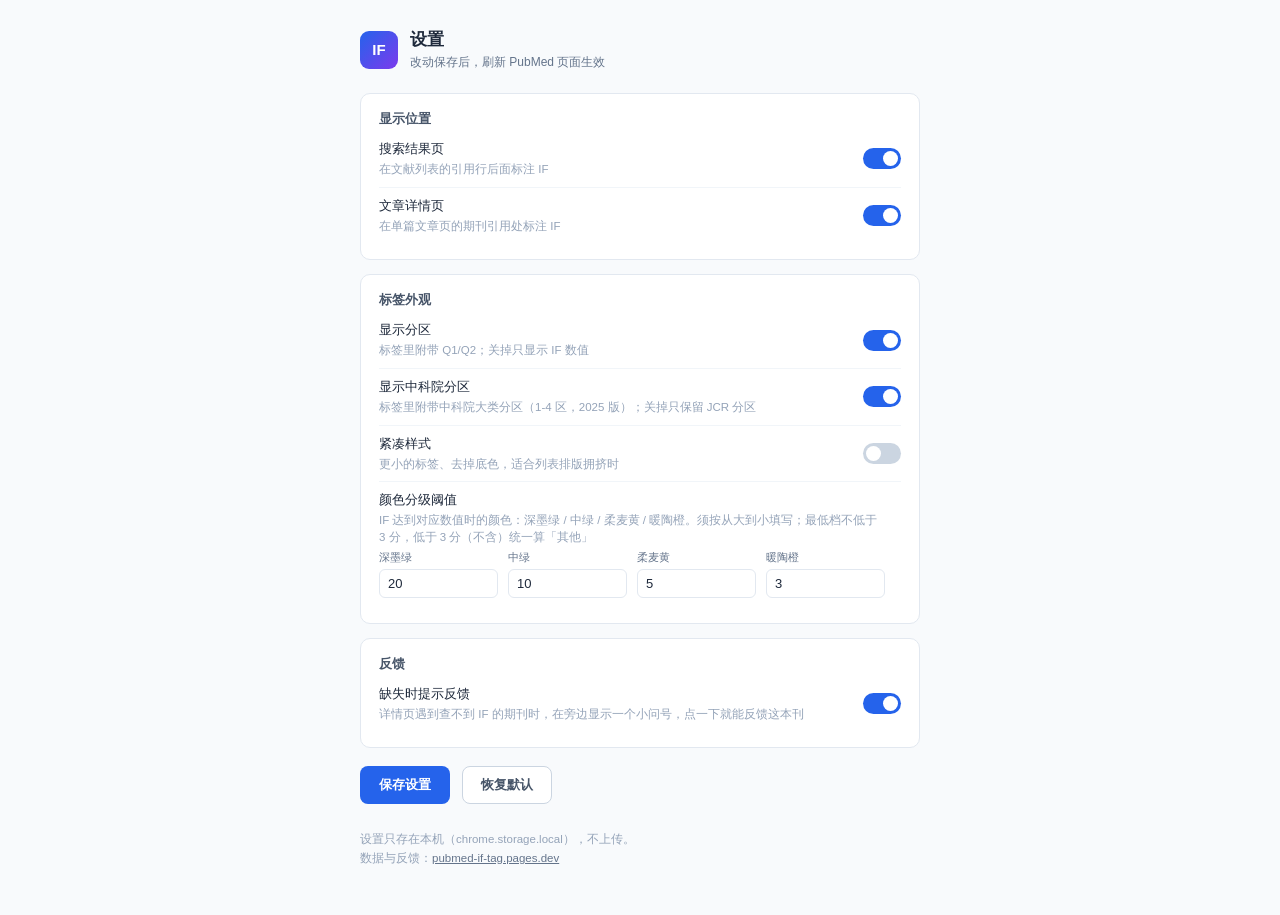
<file: options.html>
<!DOCTYPE html>
<html lang="zh-CN">
<head>
<meta charset="UTF-8">
<title>Pubmed IF Tag 设置</title>
<style>
  * { box-sizing: border-box; margin: 0; padding: 0; }
  body {
    font-family: -apple-system, BlinkMacSystemFont, "Segoe UI", Roboto, "Helvetica Neue", Arial, sans-serif;
    background: #f8fafc;
    color: #1e293b;
    padding: 28px 20px 48px;
    font-size: 14px;
  }
  .wrap { max-width: 560px; margin: 0 auto; }
  header { display: flex; align-items: center; gap: 12px; margin-bottom: 22px; }
  .logo {
    width: 38px; height: 38px;
    background: linear-gradient(135deg, #2563eb, #7c3aed);
    border-radius: 9px;
    display: flex; align-items: center; justify-content: center;
    color: #fff; font-weight: 700; font-size: 15px;
  }
  h1 { font-size: 17px; font-weight: 600; }
  .sub { font-size: 12px; color: #64748b; margin-top: 3px; }
  .card {
    background: #fff; border: 1px solid #e2e8f0; border-radius: 10px;
    padding: 16px 18px; margin-bottom: 14px;
  }
  .card h2 { font-size: 13px; font-weight: 600; color: #475569; margin-bottom: 12px; }
  .row {
    display: flex; align-items: center; justify-content: space-between;
    padding: 9px 0; border-top: 1px solid #f1f5f9;
  }
  .row:first-of-type { border-top: none; padding-top: 0; }
  .row .txt { flex: 1; padding-right: 16px; }
  .row .name { font-size: 13px; font-weight: 500; }
  .row .hint { font-size: 11.5px; color: #94a3b8; margin-top: 3px; line-height: 1.45; }
  .switch { position: relative; width: 38px; height: 21px; flex: 0 0 auto; }
  .switch input { opacity: 0; width: 0; height: 0; }
  .slider {
    position: absolute; inset: 0; background: #cbd5e1; border-radius: 21px;
    cursor: pointer; transition: background .16s;
  }
  .slider::before {
    content: ''; position: absolute; width: 15px; height: 15px; left: 3px; top: 3px;
    background: #fff; border-radius: 50%; transition: transform .16s;
  }
  .switch input:checked + .slider { background: #2563eb; }
  .switch input:checked + .slider::before { transform: translateX(17px); }
  .thres { display: grid; grid-template-columns: repeat(4, 1fr); gap: 10px; margin-top: 4px; }
  .thres label { display: block; font-size: 11px; color: #64748b; margin-bottom: 4px; }
  .thres input {
    width: 100%; padding: 6px 8px; font-size: 13px; font-family: inherit;
    border: 1px solid #e2e8f0; border-radius: 6px; background: #fff; color: #1e293b;
  }
  .thres input:focus { outline: none; border-color: #2563eb; }
  .bar { display: flex; align-items: center; gap: 12px; margin-top: 18px; }
  button {
    font-family: inherit; font-size: 13px; font-weight: 600; cursor: pointer;
    border-radius: 8px; padding: 9px 18px; border: 1px solid transparent;
  }
  .primary { background: #2563eb; color: #fff; }
  .primary:hover { background: #1d4ed8; }
  .ghost { background: #fff; color: #475569; border-color: #cbd5e1; }
  .ghost:hover { background: #f1f5f9; }
  .msg { font-size: 12px; color: #16a34a; }
  .msg.err { color: #b91c1c; }
  footer { margin-top: 26px; font-size: 11.5px; color: #94a3b8; line-height: 1.6; }
  footer a { color: #64748b; }
</style>
</head>
<body>
<div class="wrap">
  <header>
    <div class="logo">IF</div>
    <div>
      <h1>设置</h1>
      <div class="sub">改动保存后，刷新 PubMed 页面生效</div>
    </div>
  </header>

  <div class="card">
    <h2>显示位置</h2>
    <div class="row">
      <div class="txt">
        <div class="name">搜索结果页</div>
        <div class="hint">在文献列表的引用行后面标注 IF</div>
      </div>
      <label class="switch"><input type="checkbox" id="showSearch"><span class="slider"></span></label>
    </div>
    <div class="row">
      <div class="txt">
        <div class="name">文章详情页</div>
        <div class="hint">在单篇文章页的期刊引用处标注 IF</div>
      </div>
      <label class="switch"><input type="checkbox" id="showDetail"><span class="slider"></span></label>
    </div>
  </div>

  <div class="card">
    <h2>标签外观</h2>
    <div class="row">
      <div class="txt">
        <div class="name">显示分区</div>
        <div class="hint">标签里附带 Q1/Q2；关掉只显示 IF 数值</div>
      </div>
      <label class="switch"><input type="checkbox" id="showQuartile"><span class="slider"></span></label>
    </div>
    <div class="row">
      <div class="txt">
        <div class="name">显示中科院分区</div>
        <div class="hint">标签里附带中科院大类分区（1-4 区，2025 版）；关掉只保留 JCR 分区</div>
      </div>
      <label class="switch"><input type="checkbox" id="showCAS"><span class="slider"></span></label>
    </div>
    <div class="row">
      <div class="txt">
        <div class="name">紧凑样式</div>
        <div class="hint">更小的标签、去掉底色，适合列表排版拥挤时</div>
      </div>
      <label class="switch"><input type="checkbox" id="compact"><span class="slider"></span></label>
    </div>
    <div class="row">
      <div class="txt">
        <div class="name">颜色分级阈值</div>
        <div class="hint">IF 达到对应数值时的颜色：深墨绿 / 中绿 / 柔麦黄 / 暖陶橙。须按从大到小填写；最低档不低于 3 分，低于 3 分（不含）统一算「其他」</div>
        <div class="thres">
          <div><label>深墨绿</label><input type="number" id="t0" min="0" step="0.1"></div>
          <div><label>中绿</label><input type="number" id="t1" min="0" step="0.1"></div>
          <div><label>柔麦黄</label><input type="number" id="t2" min="0" step="0.1"></div>
          <div><label>暖陶橙</label><input type="number" id="t3" min="3" step="0.1"></div>
        </div>
      </div>
    </div>
  </div>

  <div class="card">
    <h2>反馈</h2>
    <div class="row">
      <div class="txt">
        <div class="name">缺失时提示反馈</div>
        <div class="hint">详情页遇到查不到 IF 的期刊时，在旁边显示一个小问号，点一下就能反馈这本刊</div>
      </div>
      <label class="switch"><input type="checkbox" id="hintMissing"><span class="slider"></span></label>
    </div>
  </div>

  <div class="bar">
    <button class="primary" id="save">保存设置</button>
    <button class="ghost" id="reset">恢复默认</button>
    <span class="msg" id="msg"></span>
  </div>

  <footer>
    设置只存在本机（chrome.storage.local），不上传。<br>
    数据与反馈：<a href="https://pubmed-if-tag.pages.dev/" target="_blank">pubmed-if-tag.pages.dev</a>
  </footer>
</div>
<script src="data/settings.js"></script>
<script src="options.js"></script>
</body>
</html>
</file>
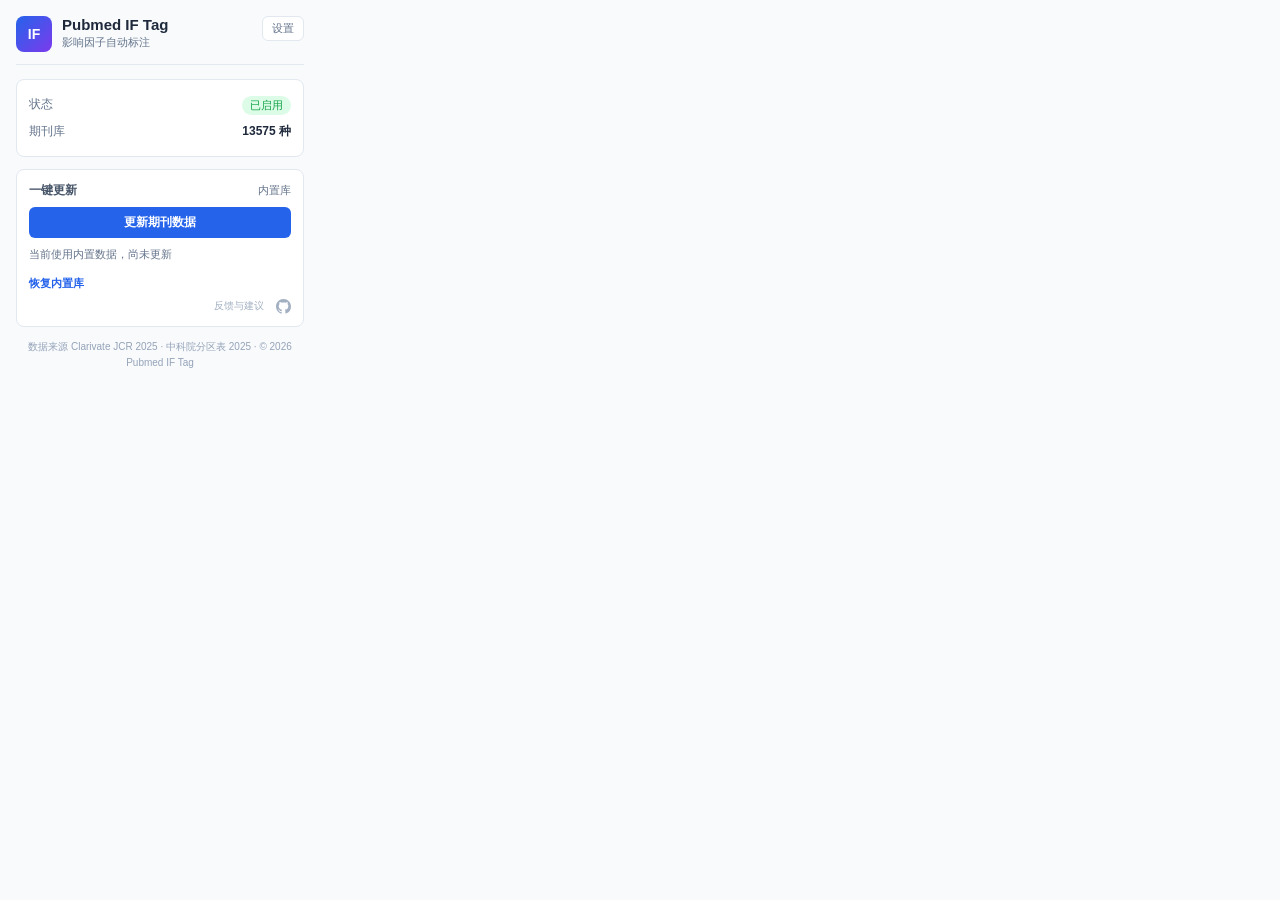
<file: popup.html>
<!DOCTYPE html>
<html lang="zh-CN">
<head>
<meta charset="UTF-8">
<title>Pubmed IF Tag</title>
<style>
  * { box-sizing: border-box; margin: 0; padding: 0; }
  body {
    width: 320px;
    font-family: -apple-system, BlinkMacSystemFont, "Segoe UI", Roboto, "Helvetica Neue", Arial, sans-serif;
    background: #f8fafc;
    color: #1e293b;
    padding: 16px;
  }
  .header {
    display: flex;
    align-items: flex-start;
    gap: 10px;
    margin-bottom: 14px;
    padding-bottom: 12px;
    border-bottom: 1px solid #e2e8f0;
  }
  /* IF 图标本身就是主页入口：点一下打开简介与下载页 */
  .logo {
    flex: 0 0 auto;
    width: 36px; height: 36px;
    background: linear-gradient(135deg, #2563eb, #7c3aed);
    border-radius: 8px;
    display: flex; align-items: center; justify-content: center;
    color: #fff; font-weight: 700; font-size: 14px;
    text-decoration: none;
    transition: box-shadow .15s;
  }
  .logo:hover { box-shadow: 0 0 0 3px rgba(37, 99, 235, .18); }
  .head-main { flex: 1; min-width: 0; }
  .title-row { display: flex; align-items: baseline; gap: 6px; }
  .title { font-size: 15px; font-weight: 600; white-space: nowrap; }
  #verText {
    font-size: 10px;
    color: #94a3b8;
    cursor: pointer;
    white-space: nowrap;
  }
  #verText:hover { color: #2563eb; }
  .subtitle { font-size: 11px; color: #64748b; margin-top: 2px; }
  #newVer { font-size: 10px; color: #94a3b8; }
  #newVer a { color: #2563eb; font-weight: 600; text-decoration: none; }
  #newVer a:hover { text-decoration: underline; }
  .stats {
    background: white;
    border-radius: 8px;
    padding: 12px;
    margin-bottom: 12px;
    border: 1px solid #e2e8f0;
  }
  .stat-row {
    display: flex; justify-content: space-between;
    font-size: 12px; padding: 4px 0;
  }
  .stat-row .label { color: #64748b; }
  .stat-row .value { font-weight: 600; color: #1e293b; }
  .status-badge {
    display: inline-block;
    padding: 2px 8px;
    border-radius: 10px;
    font-size: 11px;
    font-weight: 500;
  }
  .status-on { background: #dcfce7; color: #16a34a; }
  .update-panel {
    background: white;
    border-radius: 8px;
    padding: 12px;
    border: 1px solid #e2e8f0;
    margin-bottom: 12px;
  }
  .update-head {
    display: flex; justify-content: space-between; align-items: center;
    margin-bottom: 8px;
  }
  .update-title { font-size: 12px; font-weight: 600; color: #475569; }
  .update-info { font-size: 11px; color: #64748b; }
  .btn-primary {
    width: 100%;
    padding: 7px 10px;
    font-size: 12px;
    font-weight: 600;
    color: #fff;
    background: #2563eb;
    border: none;
    border-radius: 6px;
    cursor: pointer;
    font-family: inherit;
  }
  .btn-primary:hover { background: #1d4ed8; }
  .btn-primary:disabled { background: #94a3b8; cursor: default; }
  .update-status {
    font-size: 11px;
    color: #64748b;
    line-height: 1.5;
    margin-top: 8px;
    word-break: break-all;
  }
  .update-status.ok { color: #16a34a; }
  .update-status.err { color: #b91c1c; }
  .update-status.pending { color: #b45309; }

  /* 链接区：恢复内置库占主位，反馈与 GitHub 收在下一行右侧 */
  .update-actions { margin-top: 10px; }
  .restore-wrap { display: inline-block; }
  .link-restore {
    font-size: 11px;
    font-weight: 600;
    color: #2563eb;
    text-decoration: none;
  }
  .link-restore:hover { color: #1d4ed8; text-decoration: underline; }
  /* 悬停时在面板内展开说明：不用绝对定位，因此不会盖住按钮或链接 */
  .restore-tip {
    display: none;
    margin-top: 6px;
    padding: 6px 8px;
    border-radius: 5px;
    background: #f1f5f9;
    color: #475569;
    font-size: 10.5px;
    font-weight: 400;
    line-height: 1.55;
  }
  .restore-wrap:hover ~ .restore-tip { display: block; }
  .sub-actions {
    display: flex;
    justify-content: flex-end;
    align-items: center;
    gap: 12px;
    margin-top: 8px;
  }
  .link-muted { font-size: 10px; color: #a3b0c2; text-decoration: none; }
  .link-muted:hover { color: #64748b; }
  .link-gh {
    display: inline-flex;
    align-items: center;
    color: #a3b0c2;
    line-height: 1;
  }
  .link-gh:hover { color: #334155; }
  .link-gh svg { width: 15px; height: 15px; display: block; }

  .footer {
    font-size: 10px; color: #94a3b8; text-align: center;
    line-height: 1.6;
  }
  .btn-set {
    flex: 0 0 auto;
    font-family: inherit;
    font-size: 11px;
    color: #64748b;
    background: #fff;
    border: 1px solid #e2e8f0;
    border-radius: 6px;
    padding: 4px 9px;
    cursor: pointer;
  }
  .btn-set:hover { color: #2563eb; border-color: #bfdbfe; background: #eff6ff; }
</style>
</head>
<body>
  <div class="header">
    <a class="logo" id="homeLogo" href="https://pubmed-if-tag.pages.dev/" target="_blank" rel="noopener" title="打开主页：简介、安装说明与下载">IF</a>
    <div class="head-main">
      <div class="title-row">
        <span class="title">Pubmed IF Tag</span>
        <span id="verText" title="点击检查新版本"></span>
      </div>
      <div class="subtitle">影响因子自动标注<span id="newVer"></span></div>
    </div>
    <button class="btn-set" id="btnSettings" title="打开设置">设置</button>
  </div>

  <div class="stats">
    <div class="stat-row">
      <span class="label">状态</span>
      <span class="status-badge status-on">已启用</span>
    </div>
    <div class="stat-row">
      <span class="label">期刊库</span>
      <span class="value" id="journalCount">-</span>
    </div>
  </div>

  <div class="update-panel">
    <div class="update-head">
      <span class="update-title">一键更新</span>
      <span class="update-info" id="libInfo">-</span>
    </div>
    <button id="btnUpdate" class="btn-primary">更新期刊数据</button>
    <div id="updateStatus" class="update-status">从 GitHub 拉取最新期刊数据，补上缺失期刊</div>
    <div class="update-actions">
      <span class="restore-wrap">
        <a href="#" id="btnReset" class="link-restore">恢复内置库</a>
      </span>
      <p class="restore-tip">丢弃本地更新过的期刊库，回到安装包自带的 13575 条。更新后数据异常、或想回到初始状态时用。</p>
      <div class="sub-actions">
        <a href="#" id="linkFeedback" class="link-muted" target="_blank">反馈与建议</a>
        <a href="https://github.com/lovest117/pubmed-if-tag" target="_blank" rel="noopener" id="linkGithub" class="link-gh" title="打开 GitHub 仓库">
          <svg viewBox="0 0 16 16" fill="currentColor" aria-hidden="true" focusable="false"><path d="M8 0C3.58 0 0 3.58 0 8c0 3.54 2.29 6.53 5.47 7.59.4.07.55-.17.55-.38 0-.19-.01-.82-.01-1.49-2.01.37-2.53-.49-2.69-.94-.09-.23-.48-.94-.82-1.13-.28-.15-.68-.52-.01-.53.63-.01 1.08.58 1.23.82.72 1.21 1.87.87 2.33.66.07-.52.28-.87.51-1.07-1.78-.2-3.64-.89-3.64-3.95 0-.87.31-1.59.82-2.15-.08-.2-.36-1.02.08-2.12 0 0 .67-.21 2.2.82.64-.18 1.32-.27 2-.27s1.36.09 2 .27c1.53-1.04 2.2-.82 2.2-.82.44 1.1.16 1.92.08 2.12.51.56.82 1.27.82 2.15 0 3.07-1.87 3.75-3.65 3.95.29.25.54.73.54 1.48 0 1.07-.01 1.93-.01 2.2 0 .21.15.46.55.38A8.01 8.01 0 0 0 16 8c0-4.42-3.58-8-8-8z"/></svg>
        </a>
      </div>
    </div>
  </div>

  <div class="footer">
    数据来源 Clarivate JCR 2025 · 中科院分区表 2025 · © 2026 Pubmed IF Tag
  </div>

<script src="data/journal-if.js"></script>
<script src="data/library.js"></script>
<script src="popup.js"></script>
</body>
</html>
</file>
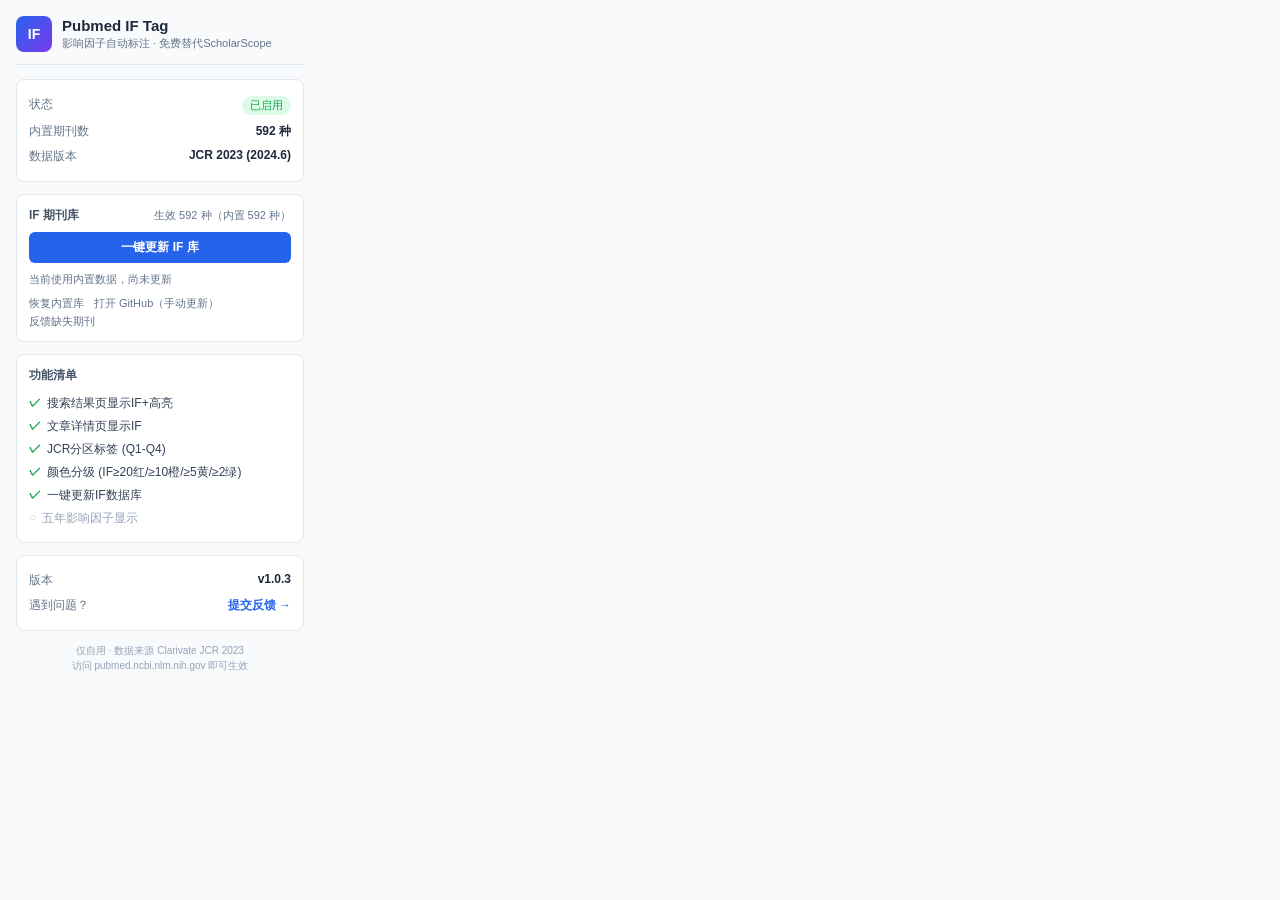
<file: Pubmed-IF-Tag/popup.html>
<!DOCTYPE html>
<html lang="zh-CN">
<head>
<meta charset="UTF-8">
<title>Pubmed IF Tag</title>
<style>
  * { box-sizing: border-box; margin: 0; padding: 0; }
  body {
    width: 320px;
    font-family: -apple-system, BlinkMacSystemFont, "Segoe UI", Roboto, "Helvetica Neue", Arial, sans-serif;
    background: #f8fafc;
    color: #1e293b;
    padding: 16px;
  }
  .header {
    display: flex;
    align-items: center;
    gap: 10px;
    margin-bottom: 14px;
    padding-bottom: 12px;
    border-bottom: 1px solid #e2e8f0;
  }
  .logo {
    width: 36px; height: 36px;
    background: linear-gradient(135deg, #2563eb, #7c3aed);
    border-radius: 8px;
    display: flex; align-items: center; justify-content: center;
    color: white; font-weight: 700; font-size: 14px;
  }
  .title { font-size: 15px; font-weight: 600; }
  .subtitle { font-size: 11px; color: #64748b; margin-top: 2px; }
  .stats {
    background: white;
    border-radius: 8px;
    padding: 12px;
    margin-bottom: 12px;
    border: 1px solid #e2e8f0;
  }
  .stat-row {
    display: flex; justify-content: space-between;
    font-size: 12px; padding: 4px 0;
  }
  .stat-row .label { color: #64748b; }
  .stat-row .value { font-weight: 600; color: #1e293b; }
  .status-badge {
    display: inline-block;
    padding: 2px 8px;
    border-radius: 10px;
    font-size: 11px;
    font-weight: 500;
  }
  .status-on { background: #dcfce7; color: #16a34a; }
  .features {
    background: white;
    border-radius: 8px;
    padding: 12px;
    border: 1px solid #e2e8f0;
    margin-bottom: 12px;
  }
  .features h3 { font-size: 12px; margin-bottom: 8px; color: #475569; }
  .feature-item {
    display: flex; align-items: flex-start; gap: 6px;
    font-size: 12px; padding: 3px 0; color: #334155;
  }
  .feature-item .check { color: #16a34a; font-weight: 700; }
  .feature-item.todo { color: #94a3b8; }
  .feature-item.todo .check { color: #cbd5e1; }
  .update-panel {
    background: white;
    border-radius: 8px;
    padding: 12px;
    border: 1px solid #e2e8f0;
    margin-bottom: 12px;
  }
  .update-head {
    display: flex; justify-content: space-between; align-items: center;
    margin-bottom: 8px;
  }
  .update-title { font-size: 12px; font-weight: 600; color: #475569; }
  .update-info { font-size: 11px; color: #64748b; }
  .btn-primary {
    width: 100%;
    padding: 7px 10px;
    font-size: 12px;
    font-weight: 600;
    color: #fff;
    background: #2563eb;
    border: none;
    border-radius: 6px;
    cursor: pointer;
    font-family: inherit;
  }
  .btn-primary:hover { background: #1d4ed8; }
  .btn-primary:disabled { background: #94a3b8; cursor: default; }
  .update-status {
    font-size: 11px;
    color: #64748b;
    line-height: 1.5;
    margin-top: 8px;
    word-break: break-all;
  }
  .update-status.ok { color: #16a34a; }
  .update-status.err { color: #b91c1c; }
  .update-status.pending { color: #b45309; }
  .update-links {
    margin-top: 8px;
    display: flex;
    flex-wrap: wrap;
    gap: 3px 10px;
    font-size: 11px;
  }
  .update-links a { color: #64748b; text-decoration: none; }
  .update-links a:hover { color: #2563eb; }
  .footer {
    font-size: 10px; color: #94a3b8; text-align: center;
    line-height: 1.5;
  }
</style>
</head>
<body>
  <div class="header">
    <div class="logo">IF</div>
    <div>
      <div class="title">Pubmed IF Tag</div>
      <div class="subtitle">影响因子自动标注 · 免费替代ScholarScope</div>
    </div>
  </div>

  <div class="stats">
    <div class="stat-row">
      <span class="label">状态</span>
      <span class="status-badge status-on">已启用</span>
    </div>
    <div class="stat-row">
      <span class="label">内置期刊数</span>
      <span class="value" id="journalCount">-</span>
    </div>
    <div class="stat-row">
      <span class="label">数据版本</span>
      <span class="value">JCR 2023 (2024.6)</span>
    </div>
  </div>

  <div class="update-panel">
    <div class="update-head">
      <span class="update-title">IF 期刊库</span>
      <span class="update-info" id="libInfo">-</span>
    </div>
    <button id="btnUpdate" class="btn-primary">一键更新 IF 库</button>
    <div id="updateStatus" class="update-status">从 GitHub 拉取最新期刊数据，补上缺失期刊</div>
    <div class="update-links">
      <a href="#" id="btnReset">恢复内置库</a>
      <a href="#" id="linkGithub" target="_blank">打开 GitHub（手动更新）</a>
      <a href="#" id="linkFeedback" target="_blank">反馈缺失期刊</a>
    </div>
  </div>

  <div class="features">
    <h3>功能清单</h3>
    <div class="feature-item"><span class="check">✓</span> 搜索结果页显示IF+高亮</div>
    <div class="feature-item"><span class="check">✓</span> 文章详情页显示IF</div>
    <div class="feature-item"><span class="check">✓</span> JCR分区标签 (Q1-Q4)</div>
    <div class="feature-item"><span class="check">✓</span> 颜色分级 (IF≥20红/≥10橙/≥5黄/≥2绿)</div>
    <div class="feature-item"><span class="check">✓</span> 一键更新IF数据库</div>
    <div class="feature-item todo"><span class="check">○</span> 五年影响因子显示</div>
  </div>

  <div class="stats" style="margin-bottom:12px;">
    <div class="stat-row">
      <span class="label">版本</span>
      <span class="value">v1.0.3</span>
    </div>
    <div class="stat-row">
      <span class="label">遇到问题？</span>
      <a href="https://github.com/lovest117/pubmed-if-tag/issues/new" target="_blank" style="color:#2563eb;text-decoration:none;font-weight:600;">提交反馈 →</a>
    </div>
  </div>

  <div class="footer">
    仅自用 · 数据来源 Clarivate JCR 2023<br>
    访问 pubmed.ncbi.nlm.nih.gov 即可生效
  </div>

<script src="data/journal-if.js"></script>
<script src="data/library.js"></script>
<script src="popup.js"></script>
</body>
</html>
</file>
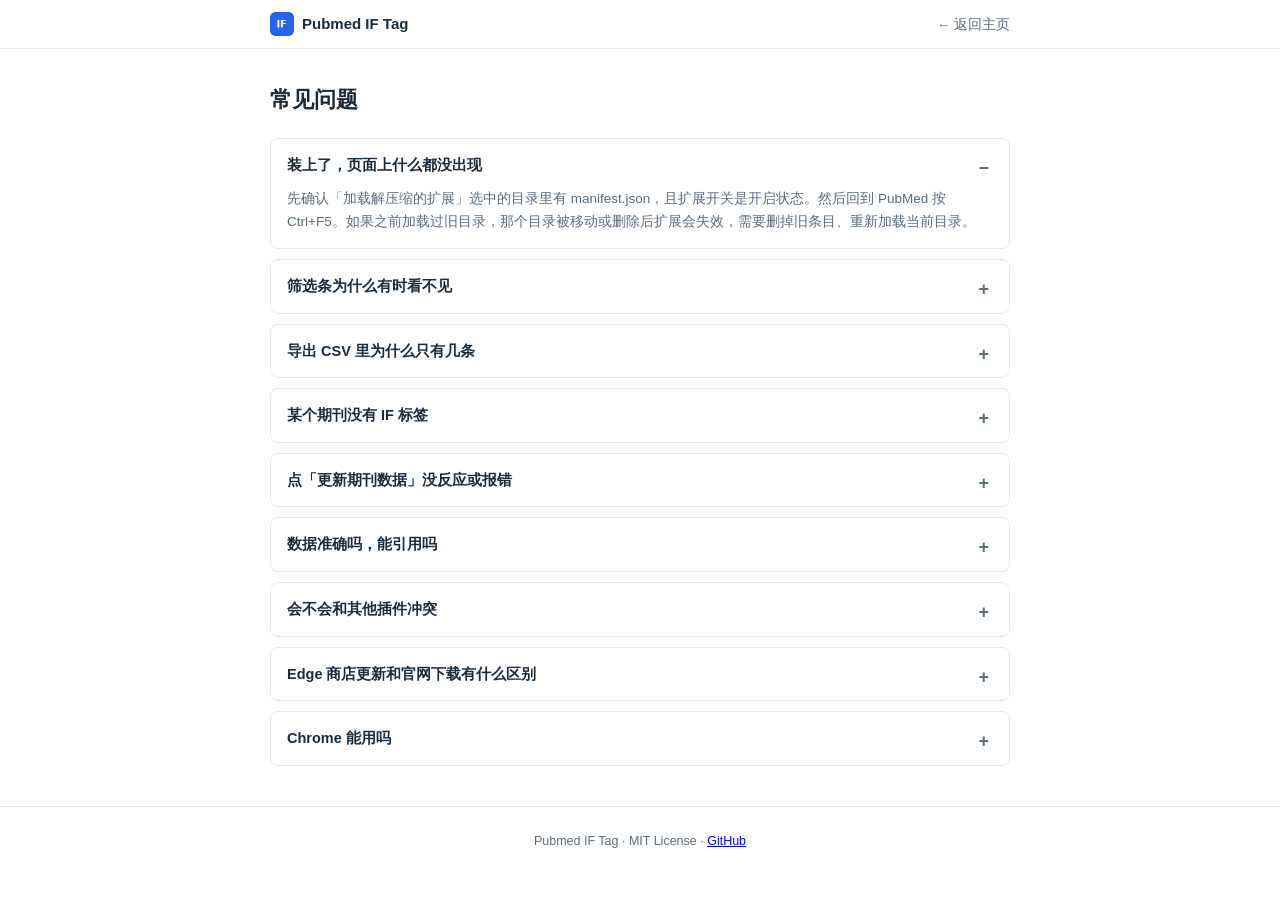
<file: site/faq.html>
<!DOCTYPE html>
<html lang="zh-CN">
<head>
<meta charset="UTF-8">
<meta name="viewport" content="width=device-width,initial-scale=1">
<title>常见问题 · Pubmed IF Tag</title>
<style>
  :root{--ink:#1a2b3c;--sub:#5a6b7d;--line:#e3e9f0;--card:#f7f9fc;--brand:#1d4ed8;--if20ink:#0a5c3a}
  *{box-sizing:border-box;margin:0;padding:0}
  body{font-family:-apple-system,BlinkMacSystemFont,"Segoe UI","Microsoft YaHei",sans-serif;color:var(--ink);background:#fff;line-height:1.7;font-size:14.5px}
  .wrap{max-width:780px;margin:0 auto;padding:0 20px}
  .topbar{position:sticky;top:0;z-index:50;background:rgba(255,255,255,.92);backdrop-filter:blur(8px);border-bottom:1px solid var(--line)}
  .topbar .wrap{display:flex;align-items:center;justify-content:space-between;height:48px}
  .topbar .brand{display:flex;align-items:center;gap:8px;font-weight:700;font-size:15px;color:var(--ink);text-decoration:none}
  .topbar .brand img{width:24px;height:24px;border-radius:5px}
  .topbar .nav a{color:var(--sub);text-decoration:none;font-size:13.5px}
  h1{font-size:22px;margin:32px 0 20px}
  details{border:1px solid var(--line);border-radius:8px;padding:14px 16px;margin-bottom:10px;background:#fff}
  summary{cursor:pointer;font-weight:600;font-size:14.5px;list-style:none;position:relative;padding-right:24px}
  summary::after{content:"+";position:absolute;right:4px;top:0;font-size:18px;color:var(--sub)}
  details[open] summary::after{content:"−"}
  details p{margin-top:10px;color:var(--sub);font-size:13.5px}
  details p b{color:var(--ink)}
  code{background:var(--card);padding:1px 5px;border-radius:4px;font-size:12.5px;font-family:ui-monospace,Consolas,monospace}
  footer{margin-top:40px;padding:24px 0;border-top:1px solid var(--line);color:var(--sub);font-size:12.5px;text-align:center}
</style>
</head>
<body>

<nav class="topbar">
  <div class="wrap">
    <a class="brand" href="./index.html"><img src="./icons/icon48.png" alt="logo"> Pubmed IF Tag</a>
    <div class="nav"><a href="./index.html">← 返回主页</a></div>
  </div>
</nav>

<div class="wrap">
  <h1>常见问题</h1>

  <details open>
    <summary>装上了，页面上什么都没出现</summary>
    <p>先确认「加载解压缩的扩展」选中的目录里有 manifest.json，且扩展开关是开启状态。然后回到 PubMed 按 Ctrl+F5。如果之前加载过旧目录，那个目录被移动或删除后扩展会失效，需要删掉旧条目、重新加载当前目录。</p>
  </details>

  <details>
    <summary>筛选条为什么有时看不见</summary>
    <p>筛选条只出现在搜索结果页（有结果列表时），文章详情页和 PMC 页面不显示。往下滚动时它会贴在 PubMed 顶部导航的下沿常驻；如果结果被筛到 0 条，筛选条仍然在，点「全部」即可还原。</p>
  </details>

  <details>
    <summary>导出 CSV 里为什么只有几条</summary>
    <p>导出的范围是<b>当前筛选后可见的条目</b>，这是刻意设计的：先把不想要的筛掉，再导出就是干净的清单。想要全部就点「全部」再导出。</p>
  </details>

  <details>
    <summary>某个期刊没有 IF 标签</summary>
    <p>说明库里还没收录，或者 PubMed 显示的缩写与库里写法不一致。在主页反馈区只填刊名就行 —— IF 和分区由系统从内置库自动查，补录后你在弹窗点一次「更新期刊数据」就能拿到。</p>
  </details>

  <details>
    <summary>点「更新期刊数据」没反应或报错</summary>
    <p>更新需要访问 GitHub。如果网络受限，可以改用「打开 GitHub（手动更新）」到仓库页面自行查看 <code>data/journal-if.js</code>，或在主页重新下载最新 zip 覆盖解压目录，再到扩展页点刷新。任何情况下都不会影响已有标签显示。</p>
  </details>

  <details>
    <summary>数据准确吗，能引用吗</summary>
    <p>内置数据来自 Clarivate JCR 2025（2026 年 6 月发布）与中国科学院文献情报中心《期刊分区表》2025 版。两套指标每年更新，正式投稿、评职称等场合请以官方数据为准，本扩展只用于快速筛选文献。</p>
  </details>

  <details>
    <summary>会不会和其他插件冲突</summary>
    <p>只操作 PubMed 页面里引用行的文本与徽章，不改动 PubMed 自身结构，一般可与 ScholarScope 等共存，但不建议同时开两个同类插件，以免重复标注。</p>
  </details>

  <details>
    <summary>Edge 商店更新和官网下载有什么区别</summary>
    <p>Edge 商店上架后会经过微软审核（通常 1–7 天），审核通过后自动推送给所有用户，更新较慢但最省事。官网下载的 zip 是即时打包的最新版，可以马上体验新功能，但需要手动解压并在扩展页加载。两个渠道的功能完全一致。</p>
  </details>

  <details>
    <summary>Chrome 能用吗</summary>
    <p>可以。Chrome 不允许未上架的扩展长期保留，但可以通过「加载解压缩的扩展」方式使用，和 Edge 本地加载流程一样。每次点扩展卡片上的刷新按钮即可更新。</p>
  </details>
</div>

<footer>Pubmed IF Tag · MIT License · <a href="https://github.com/lovest117/pubmed-if-tag">GitHub</a></footer>

</body>
</html>
</file>
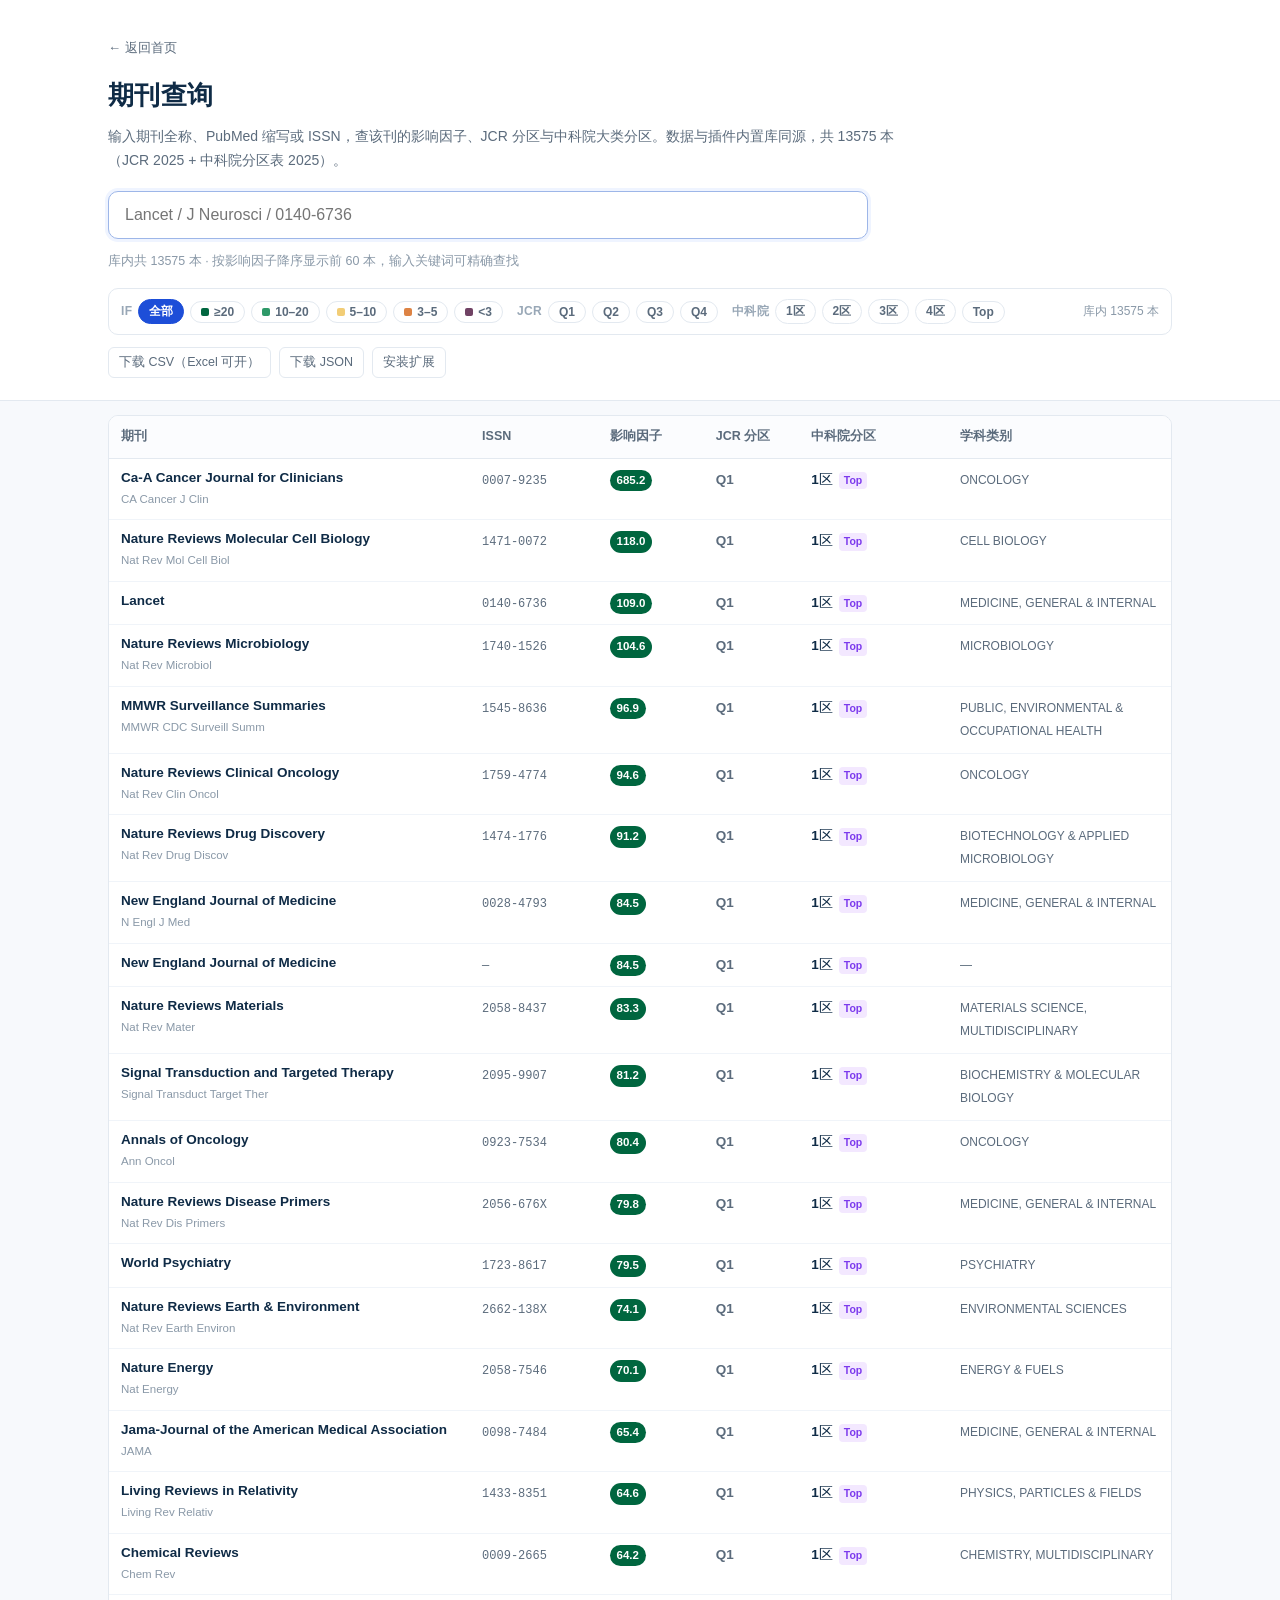
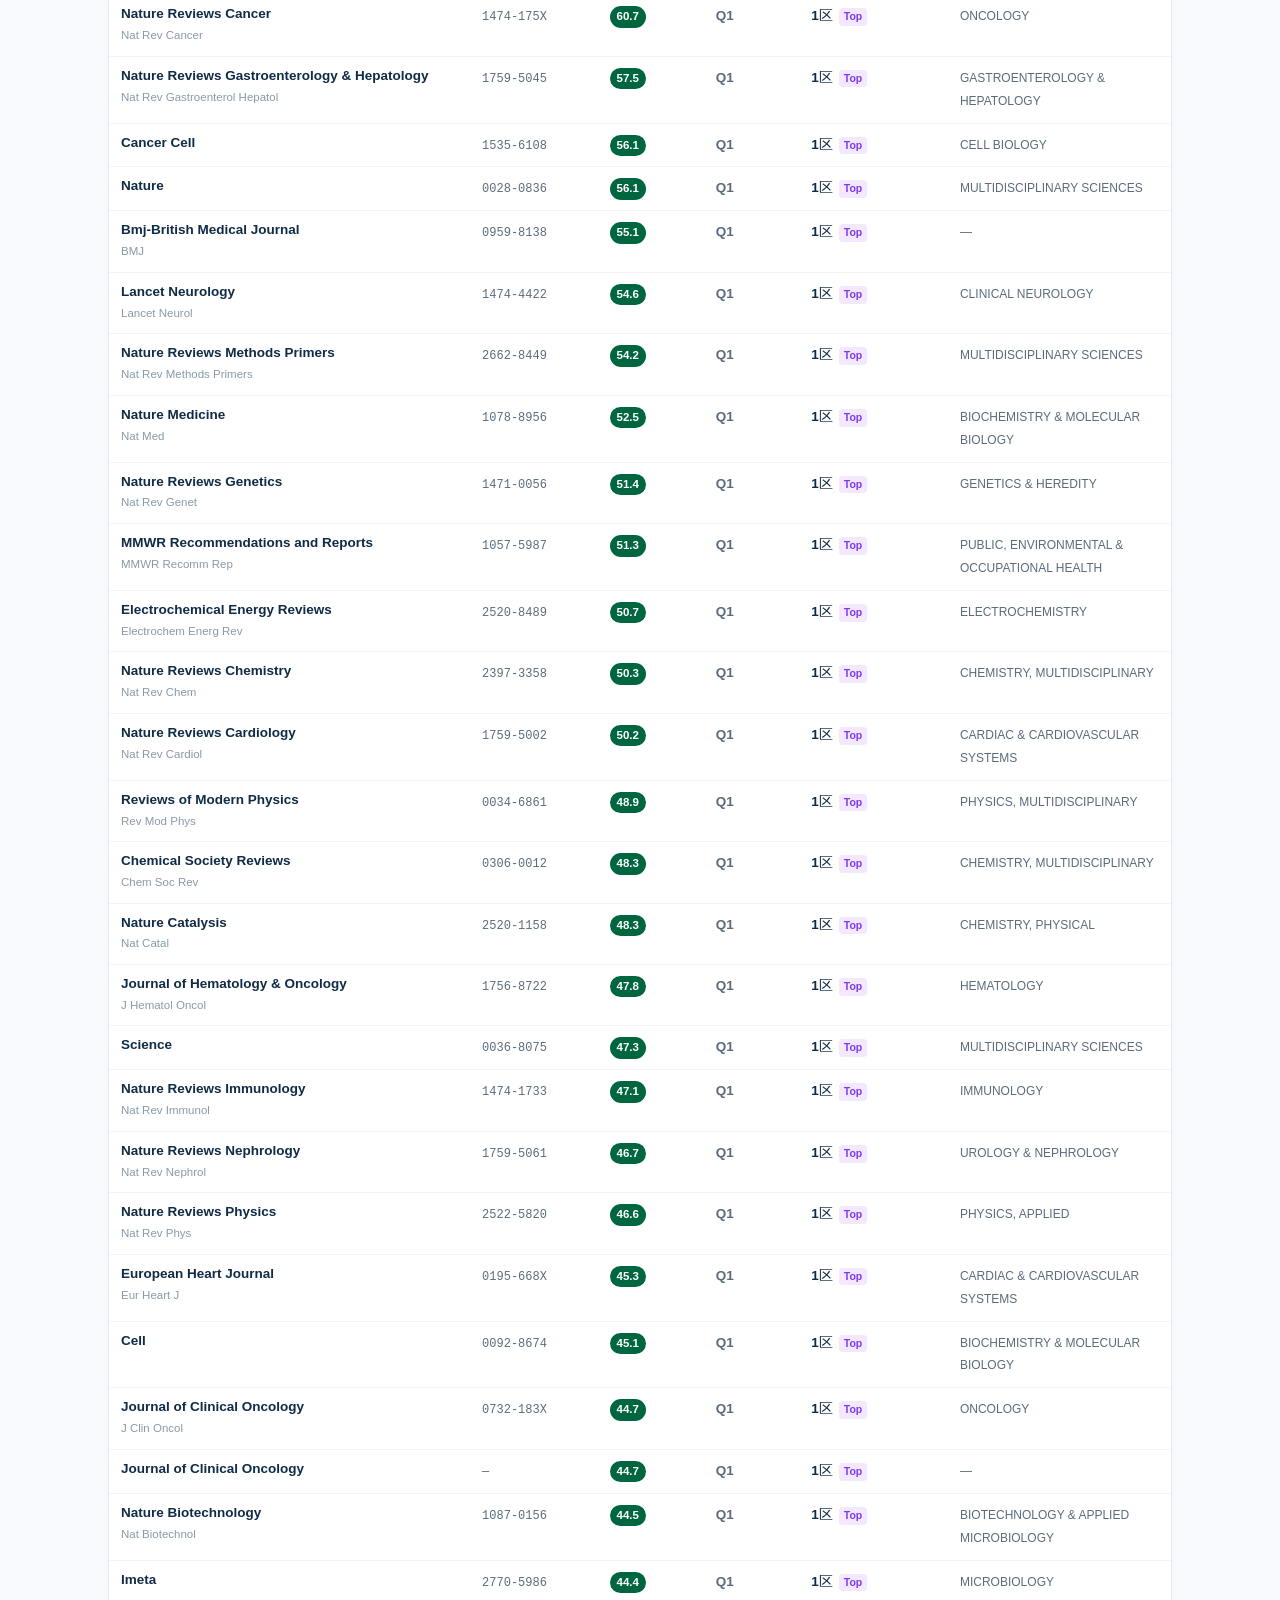
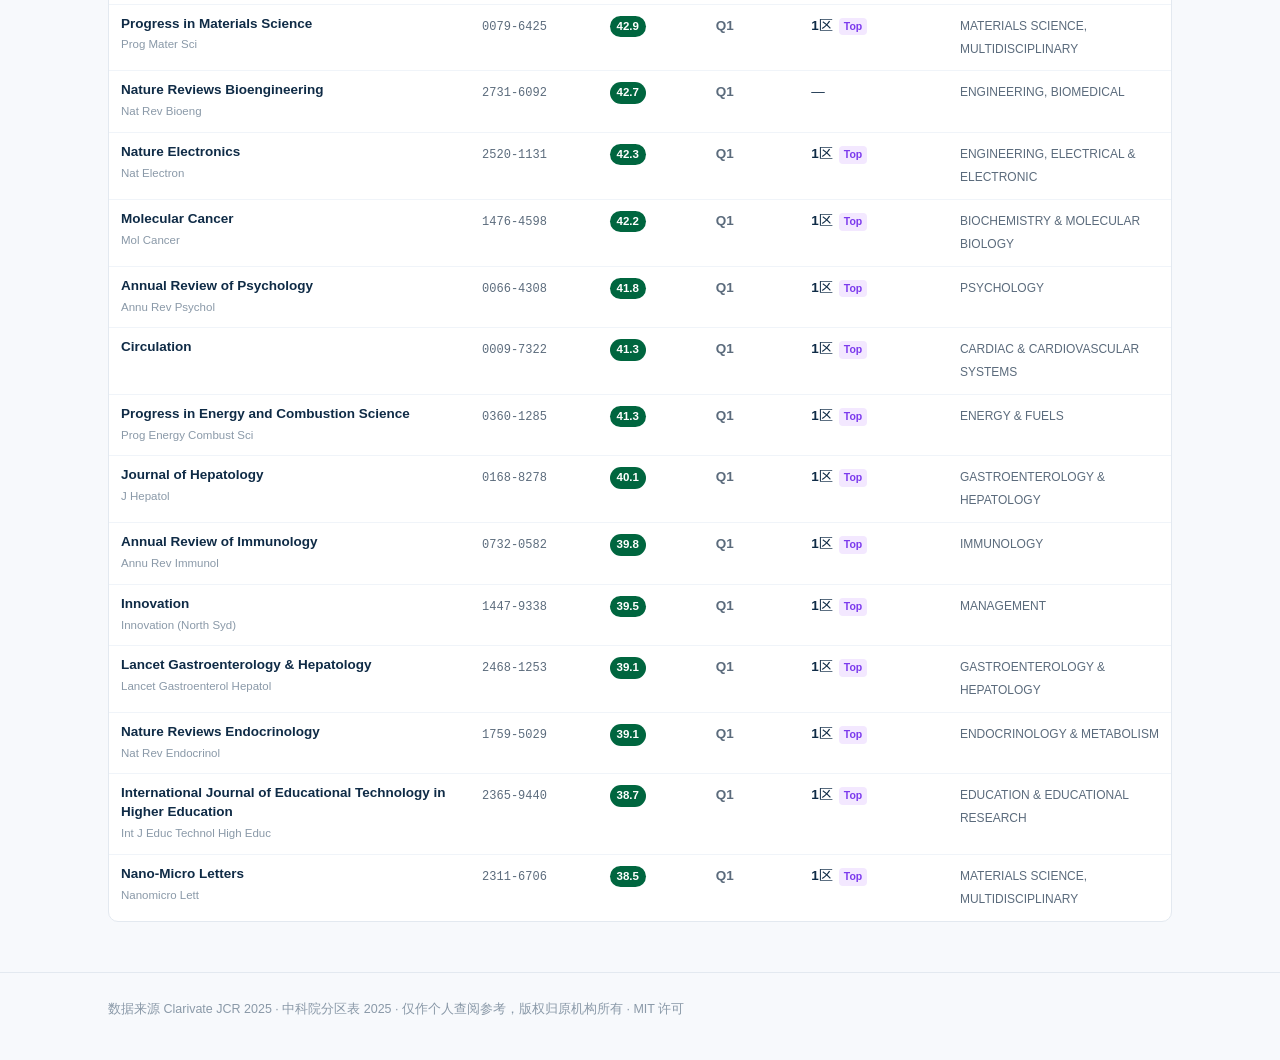
<file: site/search.html>
<!DOCTYPE html>
<html lang="zh-CN">
<head>
<meta charset="utf-8">
<meta name="viewport" content="width=device-width,initial-scale=1">
<title>期刊查询 · Pubmed IF Tag</title>
<meta name="description" content="输入期刊名、PubMed 缩写或 ISSN，查询 13575 本期刊的影响因子、JCR 分区与中科院大类分区（JCR 2025 + 中科院分区表 2025），可按 IF 档位、JCR 与中科院分区筛选。">
<link rel="canonical" href="https://pubmed-if-tag.pages.dev/search.html">
<link rel="icon" href="./favicon.svg" type="image/svg+xml">
<meta name="theme-color" content="#00663F">
<meta property="og:type" content="website">
<meta property="og:site_name" content="Pubmed IF Tag">
<meta property="og:title" content="期刊查询 · Pubmed IF Tag">
<meta property="og:description" content="输入期刊名、PubMed 缩写或 ISSN，查询影响因子、JCR 分区与中科院分区，支持按分区筛选，共 13575 本。">
<meta property="og:url" content="https://pubmed-if-tag.pages.dev/search.html">
<meta property="og:image" content="https://pubmed-if-tag.pages.dev/img/effect-search.png">
<meta name="twitter:card" content="summary_large_image">
<style>
  :root{
    --ink:#0f2b46; --sub:#5b6b7c; --line:#e3e9f0; --bg:#f7f9fc; --card:#fff;
    --brand:#1d4ed8; --brand-soft:#eff4ff;
    --if20:#00663F; --if20bg:#E0EDE8; --if20ink:#00663F; --if20fg:#FFFFFF;
    --if10:#2E9968; --if10bg:#E6F3ED; --if10ink:#278258; --if10fg:#FFFFFF;
    --if5:#F2CD76;  --if5bg:#FDF9EF;  --if5ink:#857141;  --if5fg:#241C14;
    --if3:#DD8344;  --if3bg:#FBF0E9;  --if3ink:#9B5C30;  --if3fg:#241C14;
    --if0:#704264;  --if0bg:#EEE8EC;  --if0ink:#704264;  --if0fg:#FFFFFF;
  }
  *{box-sizing:border-box}
  body{
    margin:0;background:var(--bg);color:var(--ink);line-height:1.7;font-size:15px;
    font-family:-apple-system,BlinkMacSystemFont,"Segoe UI","Microsoft YaHei","PingFang SC",Roboto,sans-serif;
  }
  .wrap{max-width:1120px;margin:0 auto;padding:0 28px}
  header{padding:34px 0 22px;border-bottom:1px solid var(--line);background:#fff}
  .back{display:inline-block;font-size:13px;color:var(--sub);text-decoration:none;margin-bottom:14px}
  .back:hover{color:var(--brand)}
  h1{font-size:26px;margin:0 0 8px;letter-spacing:.3px}
  .lead{color:var(--sub);font-size:14px;margin:0 0 18px;max-width:820px}
  .box{position:relative;max-width:760px}
  #q{
    width:100%;padding:14px 46px 14px 16px;font-size:16px;color:var(--ink);
    border:1px solid var(--line);border-radius:10px;background:#fff;outline:none;
    font-family:inherit;transition:.15s;box-shadow:0 1px 2px rgba(15,43,70,.04);
  }
  #q:focus{border-color:#9db6e8;box-shadow:0 0 0 3px var(--brand-soft)}
  #clr{
    position:absolute;right:10px;top:50%;transform:translateY(-50%);
    width:26px;height:26px;border:none;border-radius:50%;background:#eef2f7;color:#8a99a8;
    cursor:pointer;font-size:14px;line-height:1;display:none;
  }
  #clr:hover{background:#e2e8f0;color:var(--ink)}
  .stat{margin:12px 0 0;font-size:12.5px;color:#8a99a8}
  .dl{margin:12px 0 0;display:flex;gap:8px;flex-wrap:wrap}
  .dl a{
    font-size:12.5px;color:var(--sub);text-decoration:none;border:1px solid var(--line);
    border-radius:6px;padding:4px 10px;background:#fff;transition:.15s;
  }
  .dl a:hover{border-color:#b9c6d6;color:var(--ink)}
  /* 筛选条 */
  .filters{
    margin:16px 0 0;background:#fff;border:1px solid var(--line);border-radius:10px;
    padding:10px 12px;display:flex;flex-wrap:wrap;gap:8px 14px;align-items:center;
  }
  .fgrp{display:flex;align-items:center;gap:6px;flex-wrap:wrap}
  .flab{font-size:12px;color:#98a7b6;font-weight:600;letter-spacing:.3px}
  .fchip{
    font-family:inherit;font-size:12px;font-weight:600;cursor:pointer;
    padding:3px 10px;border-radius:999px;border:1px solid var(--line);
    background:#fff;color:var(--sub);transition:.14s;display:inline-flex;align-items:center;gap:5px;
  }
  .fchip:hover{border-color:#b9c6d6;color:var(--ink)}
  .fchip[data-on]{background:var(--brand);border-color:var(--brand);color:#fff}
  .fdot{width:8px;height:8px;border-radius:2px;display:inline-block}
  .fcount{margin-left:auto;font-size:12px;color:#8a99a8;white-space:nowrap}
  main{padding:0 0 40px}
  .tbl{background:#fff;border:1px solid var(--line);border-radius:10px;overflow:hidden;margin-top:14px}
  table{width:100%;border-collapse:collapse;font-size:13.5px}
  thead th{
    text-align:left;padding:10px 12px;background:#fbfcfe;color:var(--sub);
    font-weight:600;font-size:12.5px;border-bottom:1px solid var(--line);white-space:nowrap;
  }
  tbody td{padding:10px 12px;border-bottom:1px solid #f0f4f9;vertical-align:top}
  tbody tr:last-child td{border-bottom:none}
  tbody tr:hover{background:#fafcff}
  .jn{font-weight:600;color:var(--ink);line-height:1.4}
  .ja{display:block;font-size:11.5px;color:#8a99a8;font-weight:400;margin-top:2px}
  .issn{font-family:ui-monospace,Consolas,monospace;font-size:12px;color:var(--sub);white-space:nowrap}
  .badge{display:inline-block;padding:1px 7px;border-radius:999px;font-size:11.5px;font-weight:700;white-space:nowrap}
  .lv20{color:var(--if20fg);background:var(--if20)}
  .lv10{color:var(--if10fg);background:var(--if10)}
  .lv5{color:var(--if5fg);background:var(--if5)}
  .lv3{color:var(--if3fg);background:var(--if3)}
  .lv0{color:var(--if0fg);background:var(--if0)}
  .qv{font-weight:700;color:var(--sub);white-space:nowrap}
  .cn{white-space:nowrap}
  .cn b{font-weight:700;color:var(--ink)}
  .top{display:inline-block;margin-left:6px;padding:0 5px;border-radius:4px;font-size:10.5px;font-weight:700;color:#7c3aed;background:#f3e8ff}
  .cat{font-size:12px;color:var(--sub);line-height:1.5}
  .empty{padding:38px 16px;text-align:center;color:#8a99a8;font-size:13.5px}
  .hint{background:#fff;border:1px solid var(--line);border-radius:10px;padding:16px 18px;margin-top:14px;font-size:13px;color:var(--sub)}
  .hint code{background:#eef2f7;padding:1px 5px;border-radius:4px;font-size:12px;font-family:ui-monospace,Consolas,monospace}
  .legend{display:flex;gap:14px;flex-wrap:wrap;margin-top:10px;font-size:12.5px;color:var(--sub)}
  .legend span{display:inline-flex;align-items:center;gap:5px}
  .dot{width:9px;height:9px;border-radius:2px;display:inline-block}
  footer{padding:26px 0 40px;color:#8a99a8;font-size:12.5px;border-top:1px solid var(--line);margin-top:10px}
  @media (max-width:760px){
    .wrap{padding:0 16px}
    header{padding:24px 0 20px}
    h1{font-size:22px}
    .filters{padding:8px 10px;gap:6px 10px}
    .fcount{margin-left:0;width:100%}
    thead{display:none}
    tbody td{display:block;padding:4px 14px;border:none}
    tbody tr{display:block;padding:12px 0;border-bottom:1px solid #f0f4f9}
    tbody td:first-child{padding-top:6px;padding-bottom:6px}
    .k{display:inline-block;font-size:11.5px;color:#98a7b6;margin-right:6px}
  }
  @media (min-width:761px){
    .k{display:none}
  }
</style>
</head>
<body>

<header>
  <div class="wrap">
    <a class="back" href="./">← 返回首页</a>
    <h1>期刊查询</h1>
    <p class="lead">输入期刊全称、PubMed 缩写或 ISSN，查该刊的影响因子、JCR 分区与中科院大类分区。数据与插件内置库同源，共 13575 本（JCR 2025 + 中科院分区表 2025）。</p>
    <div class="box">
      <input id="q" type="search" autocomplete="off" spellcheck="false" autofocus
             placeholder="Lancet / J Neurosci / 0140-6736">
      <button id="clr" title="清空">×</button>
    </div>
    <p class="stat" id="stat">正在加载数据…</p>
    <div class="filters" id="filters">
      <div class="fgrp">
        <span class="flab">IF</span>
        <button class="fchip" data-k="tier" data-v="" data-on>全部</button>
        <button class="fchip" data-k="tier" data-v="t20"><i class="fdot" style="background:#00663F"></i>≥20</button>
        <button class="fchip" data-k="tier" data-v="t10"><i class="fdot" style="background:#2E9968"></i>10–20</button>
        <button class="fchip" data-k="tier" data-v="t5"><i class="fdot" style="background:#F2CD76"></i>5–10</button>
        <button class="fchip" data-k="tier" data-v="t3"><i class="fdot" style="background:#DD8344"></i>3–5</button>
        <button class="fchip" data-k="tier" data-v="t0"><i class="fdot" style="background:#704264"></i>&lt;3</button>
      </div>
      <div class="fgrp">
        <span class="flab">JCR</span>
        <button class="fchip" data-k="q" data-v="Q1">Q1</button>
        <button class="fchip" data-k="q" data-v="Q2">Q2</button>
        <button class="fchip" data-k="q" data-v="Q3">Q3</button>
        <button class="fchip" data-k="q" data-v="Q4">Q4</button>
      </div>
      <div class="fgrp">
        <span class="flab">中科院</span>
        <button class="fchip" data-k="cn" data-v="1">1区</button>
        <button class="fchip" data-k="cn" data-v="2">2区</button>
        <button class="fchip" data-k="cn" data-v="3">3区</button>
        <button class="fchip" data-k="cn" data-v="4">4区</button>
        <button class="fchip" data-k="top" data-v="1">Top</button>
      </div>
      <span class="fcount" id="fcount"></span>
    </div>
    <div class="dl">
      <a href="./data/journals.csv" download>下载 CSV（Excel 可开）</a>
      <a href="./data/journals.json" download>下载 JSON</a>
      <a href="./">安装扩展</a>
    </div>
  </div>
</header>

<main>
  <div class="wrap">
    <div class="tbl">
      <table>
        <thead>
          <tr>
            <th style="width:34%">期刊</th>
            <th style="width:12%">ISSN</th>
            <th style="width:10%">影响因子</th>
            <th style="width:9%">JCR 分区</th>
            <th style="width:14%">中科院分区</th>
            <th>学科类别</th>
          </tr>
        </thead>
        <tbody id="rows"></tbody>
      </table>
      <div id="empty" class="empty" style="display:none"></div>
    </div>
    <div class="hint" id="hint" style="display:none">
      没查到？<b>可能是这本刊不在 JCR 收录范围内</b>，也可能是我们漏了。
      到 <a href="./#feedback">反馈页</a>提交刊名即可，收到后会核对着补进库。
      也可以点上面的分区筛选，直接看某档位里都有哪些刊。
    </div>
  </div>
</main>

<footer>
  <div class="wrap">
    数据来源 Clarivate JCR 2025 · 中科院分区表 2025 · 仅作个人查阅参考，版权归原机构所有 · MIT 许可
  </div>
</footer>

<script>
(function () {
  var ALL = [];
  var loaded = false;
  var LIMIT = 60;

  var elQ = document.getElementById('q');
  var elRows = document.getElementById('rows');
  var elStat = document.getElementById('stat');
  var elEmpty = document.getElementById('empty');
  var elClr = document.getElementById('clr');
  var elHint = document.getElementById('hint');
  var elCount = document.getElementById('fcount');
  var elFilters = document.getElementById('filters');
  var timer = null;

  /* 筛选状态：不写进 localStorage，刷新即回到全部 */
  var F = { tier: '', q: '', cn: '', top: false };

  function norm(s) {
    return (s || '').toLowerCase().replace(/[^a-z0-9]+/g, '');
  }
  function issnKey(s) {
    return (s || '').replace(/[^0-9Xx]/g, '').toUpperCase();
  }
  function level(v) {
    if (v >= 20) return 'lv20';
    if (v >= 10) return 'lv10';
    if (v >= 5) return 'lv5';
    if (v >= 3) return 'lv3';
    return 'lv0';
  }
  function tierOf(v) {
    if (v >= 20) return 't20';
    if (v >= 10) return 't10';
    if (v >= 5) return 't5';
    if (v >= 3) return 't3';
    return 't0';
  }
  function esc(s) {
    return String(s == null ? '' : s).replace(/[&<>"]/g, function (c) {
      return { '&': '&amp;', '<': '&lt;', '>': '&gt;', '"': '&quot;' }[c];
    });
  }

  function match(e) {
    if (F.tier && tierOf(e.if) !== F.tier) return false;
    if (F.q && e.q !== F.q) return false;
    if (F.cn && String(e.cn) !== F.cn) return false;
    if (F.top && !e.top) return false;
    return true;
  }

  function rowHtml(e) {
    var q = e.q || '—';
    var cn = e.cn ? '<b>' + e.cn + '</b>区' : '—';
    var top = e.top ? '<span class="top">Top</span>' : '';
    var issn = e.issn || '—';
    return '<tr>'
      + '<td><div class="jn">' + esc(e.name) + '</div>'
      + (e.abbr && e.abbr !== e.name ? '<span class="ja">' + esc(e.abbr) + '</span>' : '')
      + '</td>'
      + '<td><span class="k">ISSN </span><span class="issn">' + esc(issn) + '</span></td>'
      + '<td><span class="k">IF </span><span class="badge ' + level(e.if) + '">' + esc(e.if.toFixed(1)) + '</span></td>'
      + '<td><span class="k">JCR </span><span class="qv">' + esc(q) + '</span></td>'
      + '<td><span class="k">中科院 </span><span class="cn">' + cn + top + '</span></td>'
      + '<td><span class="k">学科 </span><span class="cat">' + esc(e.cat || '—') + '</span></td>'
      + '</tr>';
  }

  function render(list, total) {
    if (!list.length) {
      elRows.innerHTML = '';
      elEmpty.style.display = '';
      elEmpty.textContent = F.tier || F.q || F.cn || F.top ? '当前筛选条件下没有期刊，换个条件或点「全部」' : '没有匹配的期刊';
      elHint.style.display = '';
      return;
    }
    elEmpty.style.display = 'none';
    elHint.style.display = total ? '' : 'none';
    elRows.innerHTML = list.map(rowHtml).join('');
  }

  /* 全量打分，不截断；筛选后再截前 LIMIT 条 */
  function search(raw) {
    var s = (raw || '').trim();
    if (!s) return ALL;
    var nq = norm(s);
    var iq = issnKey(s);
    if (!nq && !iq) return [];
    var hits = [];
    for (var i = 0; i < ALL.length; i++) {
      var e = ALL[i], sc = 0;
      if (nq && e.nk === nq) sc = 100;
      else if (iq.length === 8 && e.ni === iq) sc = 96;
      else if (nq && e.nn === nq) sc = 90;
      else if (nq && e.nk.indexOf(nq) === 0) sc = 80;
      else if (nq && e.nn.indexOf(nq) === 0) sc = 72;
      else if (nq.length >= 2 && e.nk.indexOf(nq) >= 0) sc = 62;
      else if (nq.length >= 3 && e.nn.indexOf(nq) >= 0) sc = 52;
      else if (nq.length >= 3 && e.nc.indexOf(nq) >= 0) sc = 20;
      if (sc) hits.push([sc, e]);
    }
    hits.sort(function (a, b) {
      if (b[0] !== a[0]) return b[0] - a[0];
      if (b[1].if !== a[1].if) return b[1].if - a[1].if;
      return a[1].name.localeCompare(b[1].name);
    });
    return hits.map(function (x) { return x[1]; });
  }

  function update() {
    if (!loaded) return;
    var s = elQ.value;
    elClr.style.display = s ? 'block' : 'none';

    var base = search(s);
    var matched = base.filter(match);
    var list = matched.slice(0, LIMIT);

    render(list, s.trim() && base.length ? 1 : 0);

    var filtered = F.tier || F.q || F.cn || F.top;
    if (elCount) {
      elCount.textContent = filtered
        ? '筛选：显示 ' + list.length + ' / 符合 ' + matched.length + ' 本'
        : (s.trim() ? '匹配 ' + base.length + ' 本' : '库内 ' + ALL.length + ' 本');
    }

    if (s.trim()) {
      elStat.textContent = '匹配 ' + base.length + ' 本（最多显示 ' + LIMIT + ' 条）· 库内共 ' + ALL.length + ' 本';
    } else {
      elStat.textContent = '库内共 ' + ALL.length + ' 本 · 按影响因子降序显示前 ' + LIMIT + ' 本，输入关键词可精确查找';
    }
  }

  function syncChips() {
    if (!elFilters) return;
    Array.prototype.slice.call(elFilters.querySelectorAll('.fchip')).forEach(function (b) {
      var k = b.dataset.k, v = b.dataset.v;
      var on;
      if (k === 'tier') on = (F.tier === v);
      else if (k === 'q') on = (F.q === v);
      else if (k === 'cn') on = (F.cn === v);
      else on = (F.top === true);
      if (on) b.setAttribute('data-on', '');
      else b.removeAttribute('data-on');
    });
  }

  if (elFilters) {
    elFilters.addEventListener('click', function (ev) {
      var b = ev.target.closest ? ev.target.closest('.fchip') : null;
      if (!b) return;
      var k = b.dataset.k, v = b.dataset.v;
      if (k === 'tier') F.tier = (F.tier === v ? '' : v);
      else if (k === 'q') F.q = (F.q === v ? '' : v);
      else if (k === 'cn') F.cn = (F.cn === v ? '' : v);
      else if (k === 'top') F.top = !F.top;
      syncChips();
      update();
    });
  }

  elQ.addEventListener('input', function () {
    clearTimeout(timer);
    timer = setTimeout(update, 120);
  });
  elClr.addEventListener('click', function () {
    elQ.value = '';
    elQ.focus();
    update();
  });

  fetch('./data/journals.json')
    .then(function (r) {
      if (!r.ok) throw new Error('HTTP ' + r.status);
      return r.json();
    })
    .then(function (rows) {
      ALL = rows.map(function (r) {
        return {
          key: r[0], abbr: r[1], name: r[2], issn: r[3],
          if: +r[4], q: r[5], cn: r[6], top: r[7], cat: r[8] || '',
          nk: norm(r[0]), nn: norm(r[2]), ni: issnKey(r[3]), nc: norm(r[8])
        };
      });
      loaded = true;
      update();
    })
    .catch(function (err) {
      elStat.textContent = '数据加载失败：' + err.message + '。请刷新重试。';
    });
})();
</script>
</body>
</html>
</file>
